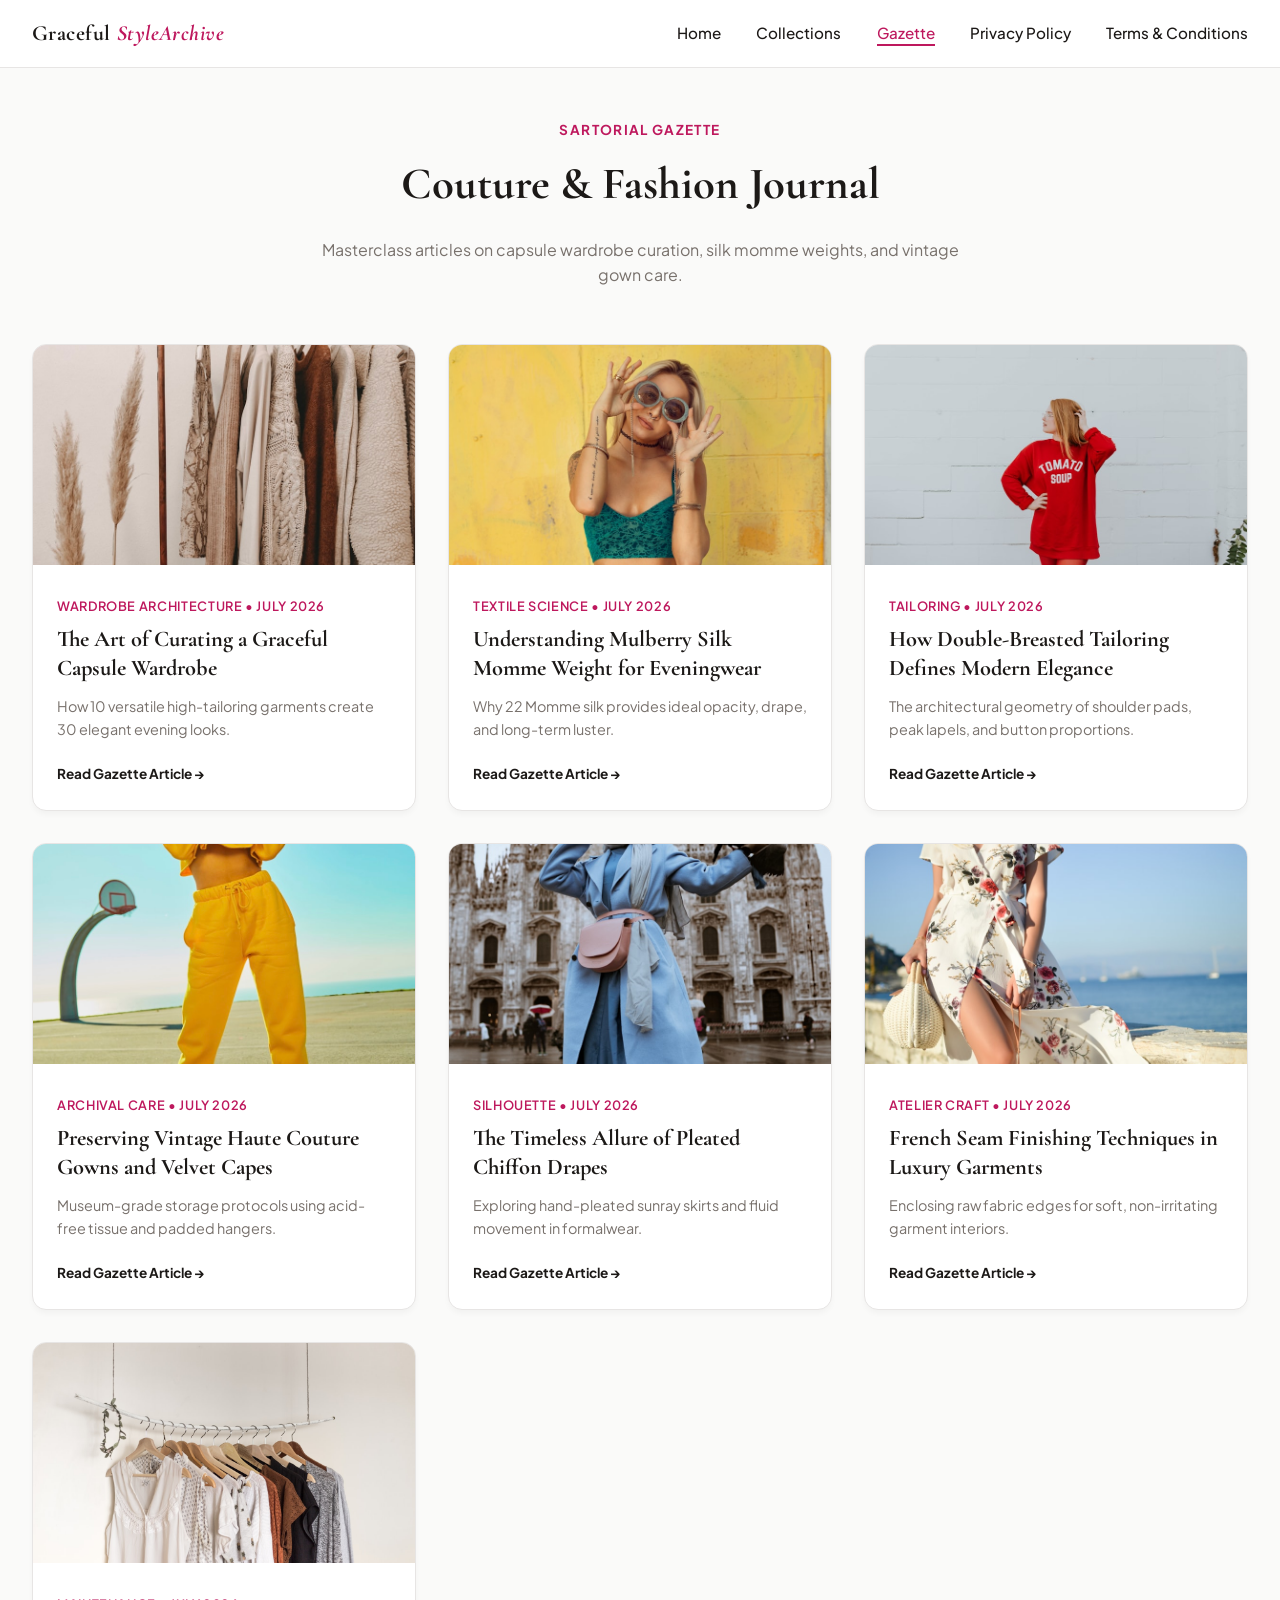
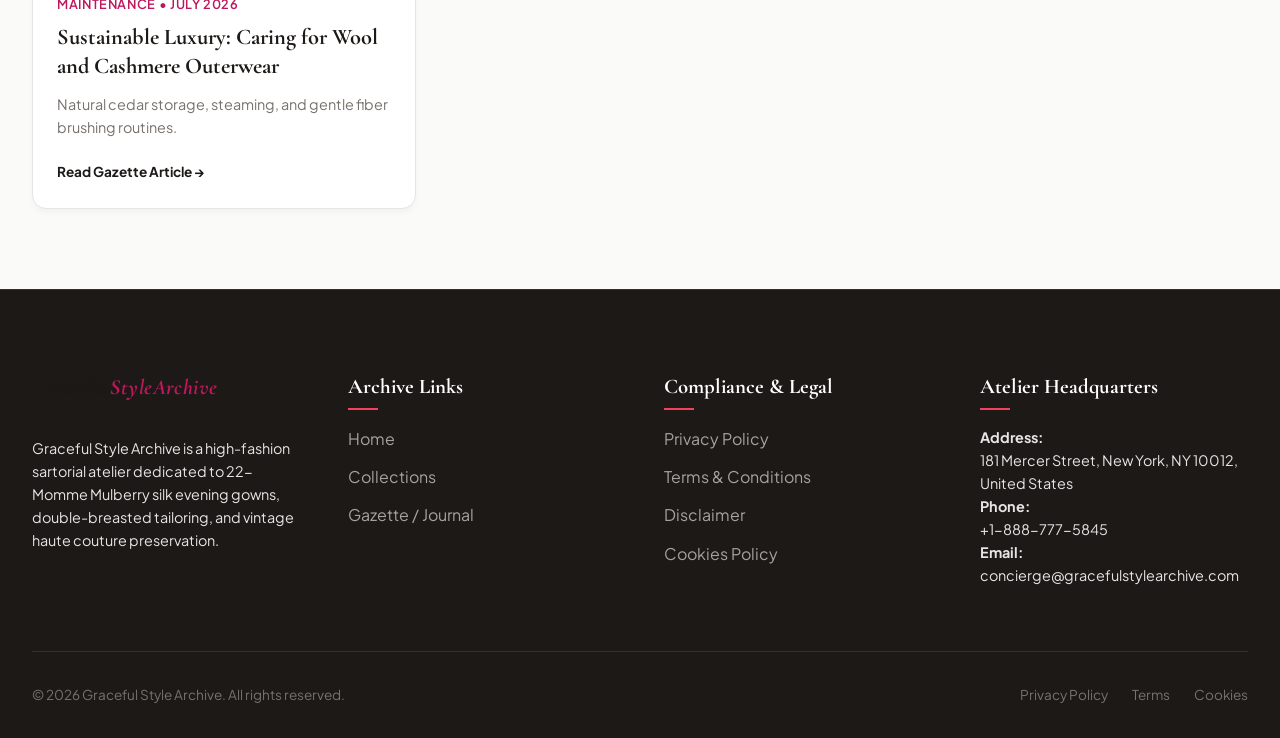
<file: blog/index.html>
<!DOCTYPE html>
<html lang="en">
<head>
    <!-- Google tag (gtag.js) -->
    <script async src="https://www.googletagmanager.com/gtag/js?id=G-0LY0HY7L01"></script>
    <script>
      window.dataLayer = window.dataLayer || [];
      function gtag(){dataLayer.push(arguments);}
      gtag('js', new Date());

      gtag('config', 'G-0LY0HY7L01');
    </script>
    <meta charset="UTF-8">
    <meta name="viewport" content="width=device-width, initial-scale=1.0">
    <meta name="description" content="Graceful Style Archive Gazette - High-fashion articles on capsule wardrobe curation, Mulberry silk momme weight, double-breasted tailoring, and French seams.">
    <title>Sartorial Gazette Journal | Graceful Style Archive</title>
    <link rel="stylesheet" href="../style.css">
</head>
<body>

    <!-- Header Navigation (Sleek Compact Logo: 1.35rem) -->
    <header>
        <nav class="navbar">
            <a href="../index.php" class="logo">Graceful<span>StyleArchive</span></a>
            <ul class="nav-links">
                <li><a href="../index.php">Home</a></li>
                <li><a href="../collections.html">Collections</a></li>
                <li><a href="index.html" class="active">Gazette</a></li>
                <li><a href="../privacy-policy.html">Privacy Policy</a></li>
                <li><a href="../terms.html">Terms & Conditions</a></li>
            </ul>
            <button class="menu-btn" aria-label="Toggle Navigation">
                <span></span>
                <span></span>
                <span></span>
            </button>
        </nav>
    </header>

    <!-- Main Content -->
    <main class="blog-section" style="margin-top: 3rem;">
        <div class="section-header">
            <span class="section-tag">Sartorial Gazette</span>
            <h2>Couture & Fashion Journal</h2>
            <p>Masterclass articles on capsule wardrobe curation, silk momme weights, and vintage gown care.</p>
        </div>

        <div class="blog-grid">
            <div class="blog-card">
                <img src="../img/craft.jpg" alt="Curating capsule wardrobe" loading="lazy">
                <div class="blog-card-content">
                    <div class="blog-meta">Wardrobe Architecture &bull; July 2026</div>
                    <h3>The Art of Curating a Graceful Capsule Wardrobe</h3>
                    <p>How 10 versatile high-tailoring garments create 30 elegant evening looks.</p>
                    <a href="the-art-of-curating-a-graceful-capsule-wardrobe.html" class="read-more">Read Gazette Article &rarr;</a>
                </div>
            </div>

            <div class="blog-card">
                <img src="../img/journal1.jpg" alt="Mulberry silk momme weight" loading="lazy">
                <div class="blog-card-content">
                    <div class="blog-meta">Textile Science &bull; July 2026</div>
                    <h3>Understanding Mulberry Silk Momme Weight for Eveningwear</h3>
                    <p>Why 22 Momme silk provides ideal opacity, drape, and long-term luster.</p>
                    <a href="understanding-mulberry-silk-momme-weight-for-eveningwear.html" class="read-more">Read Gazette Article &rarr;</a>
                </div>
            </div>

            <div class="blog-card">
                <img src="../img/journal2.jpg" alt="Double breasted tailoring" loading="lazy">
                <div class="blog-card-content">
                    <div class="blog-meta">Tailoring &bull; July 2026</div>
                    <h3>How Double-Breasted Tailoring Defines Modern Elegance</h3>
                    <p>The architectural geometry of shoulder pads, peak lapels, and button proportions.</p>
                    <a href="how-double-breasted-tailoring-defines-modern-elegance.html" class="read-more">Read Gazette Article &rarr;</a>
                </div>
            </div>

            <div class="blog-card">
                <img src="../img/fashion1.jpg" alt="Preserving haute couture gowns" loading="lazy">
                <div class="blog-card-content">
                    <div class="blog-meta">Archival Care &bull; July 2026</div>
                    <h3>Preserving Vintage Haute Couture Gowns and Velvet Capes</h3>
                    <p>Museum-grade storage protocols using acid-free tissue and padded hangers.</p>
                    <a href="preserving-vintage-haute-couture-gowns-and-velvet-capes.html" class="read-more">Read Gazette Article &rarr;</a>
                </div>
            </div>

            <div class="blog-card">
                <img src="../img/fashion2.jpg" alt="Pleated chiffon drapes" loading="lazy">
                <div class="blog-card-content">
                    <div class="blog-meta">Silhouette &bull; July 2026</div>
                    <h3>The Timeless Allure of Pleated Chiffon Drapes</h3>
                    <p>Exploring hand-pleated sunray skirts and fluid movement in formalwear.</p>
                    <a href="the-timeless-allure-of-pleated-chiffon-drapes.html" class="read-more">Read Gazette Article &rarr;</a>
                </div>
            </div>

            <div class="blog-card">
                <img src="../img/fashion3.jpg" alt="French seam finishing techniques" loading="lazy">
                <div class="blog-card-content">
                    <div class="blog-meta">Atelier Craft &bull; July 2026</div>
                    <h3>French Seam Finishing Techniques in Luxury Garments</h3>
                    <p>Enclosing raw fabric edges for soft, non-irritating garment interiors.</p>
                    <a href="french-seam-finishing-techniques-in-luxury-garments.html" class="read-more">Read Gazette Article &rarr;</a>
                </div>
            </div>

            <div class="blog-card">
                <img src="../img/hero_style.jpg" alt="Caring for wool and cashmere outerwear" loading="lazy">
                <div class="blog-card-content">
                    <div class="blog-meta">Maintenance &bull; July 2026</div>
                    <h3>Sustainable Luxury: Caring for Wool and Cashmere Outerwear</h3>
                    <p>Natural cedar storage, steaming, and gentle fiber brushing routines.</p>
                    <a href="sustainable-luxury-caring-for-wool-and-cashmere-outerwear.html" class="read-more">Read Gazette Article &rarr;</a>
                </div>
            </div>
        </div>
    </main>

    <!-- Footer (Sleek Compact Logo: 1.35rem) -->
    <footer>
        <div class="footer-container">
            <div class="footer-col" style="flex: 1.5;">
                <a href="../index.php" class="logo" style="margin-bottom: 2rem; display: inline-block;">Graceful<span>StyleArchive</span></a>
                <p>Graceful Style Archive is a high-fashion sartorial atelier dedicated to 22-Momme Mulberry silk evening gowns, double-breasted tailoring, and vintage haute couture preservation.</p>
            </div>
            <div class="footer-col">
                <h4>Archive Links</h4>
                <ul>
                    <li><a href="../index.php">Home</a></li>
                    <li><a href="../collections.html">Collections</a></li>
                    <li><a href="index.html">Gazette / Journal</a></li>
                </ul>
            </div>
            <div class="footer-col">
                <h4>Compliance & Legal</h4>
                <ul>
                    <li><a href="../privacy-policy.html">Privacy Policy</a></li>
                    <li><a href="../terms.html">Terms & Conditions</a></li>
                    <li><a href="../disclaimer.html">Disclaimer</a></li>
                    <li><a href="../cookies.html">Cookies Policy</a></li>
                </ul>
            </div>
            <div class="footer-col" style="flex: 1.2;">
                <h4>Atelier Headquarters</h4>
                <p><strong>Address:</strong><br>181 Mercer Street, New York, NY 10012, United States</p>
                <p><strong>Phone:</strong><br>+1-888-777-5845</p>
                <p><strong>Email:</strong><br>concierge@gracefulstylearchive.com</p>
            </div>
        </div>
        <div class="footer-bottom">
            <p>&copy; 2026 Graceful Style Archive. All rights reserved.</p>
            <div class="footer-bottom-links">
                <a href="../privacy-policy.html">Privacy Policy</a>
                <a href="../terms.html">Terms</a>
                <a href="../cookies.html">Cookies</a>
            </div>
        </div>
    </footer>

    <script src="../script.js"></script>
</body>
</html>
</file>
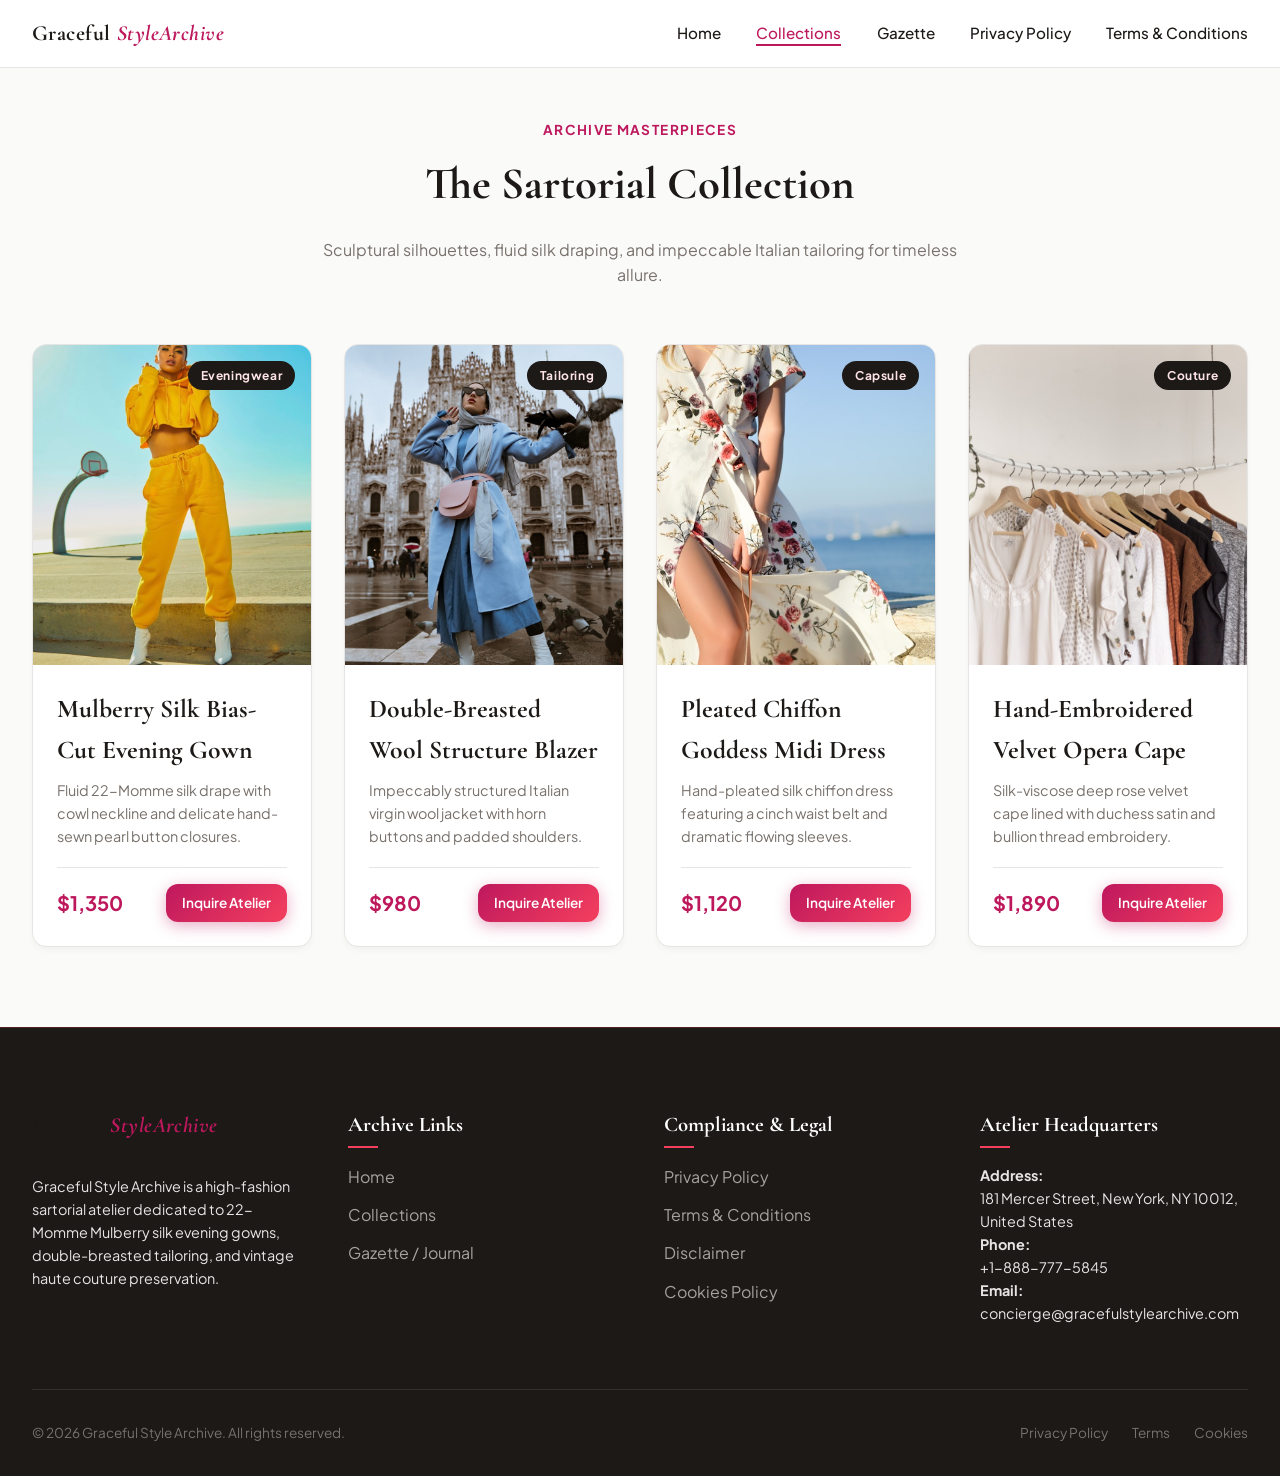
<file: collections.html>
<!DOCTYPE html>
<html lang="en">
<head>
    <!-- Google tag (gtag.js) -->
    <script async src="https://www.googletagmanager.com/gtag/js?id=G-0LY0HY7L01"></script>
    <script>
      window.dataLayer = window.dataLayer || [];
      function gtag(){dataLayer.push(arguments);}
      gtag('js', new Date());

      gtag('config', 'G-0LY0HY7L01');
    </script>
    <meta charset="UTF-8">
    <meta name="viewport" content="width=device-width, initial-scale=1.0">
    <meta name="description" content="Explore the Graceful Style Archive catalog of haute couture evening gowns, double-breasted blazers, and pleated chiffon dresses.">
    <title>Style Archive & Collections | Graceful Style Archive</title>
    <link rel="stylesheet" href="style.css">
</head>
<body>

    <!-- Header Navigation (Sleek Compact Logo: 1.35rem) -->
    <header>
        <nav class="navbar">
            <a href="index.php" class="logo">Graceful<span>StyleArchive</span></a>
            <ul class="nav-links">
                <li><a href="index.php">Home</a></li>
                <li><a href="collections.html" class="active">Collections</a></li>
                <li><a href="blog/index.html">Gazette</a></li>
                <li><a href="privacy-policy.html">Privacy Policy</a></li>
                <li><a href="terms.html">Terms & Conditions</a></li>
            </ul>
            <button class="menu-btn" aria-label="Toggle Navigation">
                <span></span>
                <span></span>
                <span></span>
            </button>
        </nav>
    </header>

    <!-- Main Content -->
    <main class="catalog" style="margin-top: 3rem;">
        <div class="section-header">
            <span class="section-tag">Archive Masterpieces</span>
            <h2>The Sartorial Collection</h2>
            <p>Sculptural silhouettes, fluid silk draping, and impeccable Italian tailoring for timeless allure.</p>
        </div>

        <div class="product-grid">
            <div class="product-card">
                <div class="product-img">
                    <img src="img/fashion1.jpg" alt="Mulberry Silk bias-cut evening gown" loading="lazy">
                    <span class="product-tag">Eveningwear</span>
                </div>
                <div class="product-info">
                    <h3>Mulberry Silk Bias-Cut Evening Gown</h3>
                    <p>Fluid 22-Momme silk drape with cowl neckline and delicate hand-sewn pearl button closures.</p>
                    <div class="product-bottom">
                        <span class="price">$1,350</span>
                        <a href="#" class="btn btn-primary" style="padding: 0.5rem 1rem; font-size: 0.85rem;">Inquire Atelier</a>
                    </div>
                </div>
            </div>

            <div class="product-card">
                <div class="product-img">
                    <img src="img/fashion2.jpg" alt="Double-Breasted Wool Structure Blazer" loading="lazy">
                    <span class="product-tag">Tailoring</span>
                </div>
                <div class="product-info">
                    <h3>Double-Breasted Wool Structure Blazer</h3>
                    <p>Impeccably structured Italian virgin wool jacket with horn buttons and padded shoulders.</p>
                    <div class="product-bottom">
                        <span class="price">$980</span>
                        <a href="#" class="btn btn-primary" style="padding: 0.5rem 1rem; font-size: 0.85rem;">Inquire Atelier</a>
                    </div>
                </div>
            </div>

            <div class="product-card">
                <div class="product-img">
                    <img src="img/fashion3.jpg" alt="Pleated Chiffon Goddess Midi Dress" loading="lazy">
                    <span class="product-tag">Capsule</span>
                </div>
                <div class="product-info">
                    <h3>Pleated Chiffon Goddess Midi Dress</h3>
                    <p>Hand-pleated silk chiffon dress featuring a cinch waist belt and dramatic flowing sleeves.</p>
                    <div class="product-bottom">
                        <span class="price">$1,120</span>
                        <a href="#" class="btn btn-primary" style="padding: 0.5rem 1rem; font-size: 0.85rem;">Inquire Atelier</a>
                    </div>
                </div>
            </div>

            <div class="product-card">
                <div class="product-img">
                    <img src="img/hero_style.jpg" alt="Hand-Embroidered Velvet Cape" loading="lazy">
                    <span class="product-tag">Couture</span>
                </div>
                <div class="product-info">
                    <h3>Hand-Embroidered Velvet Opera Cape</h3>
                    <p>Silk-viscose deep rose velvet cape lined with duchess satin and bullion thread embroidery.</p>
                    <div class="product-bottom">
                        <span class="price">$1,890</span>
                        <a href="#" class="btn btn-primary" style="padding: 0.5rem 1rem; font-size: 0.85rem;">Inquire Atelier</a>
                    </div>
                </div>
            </div>
        </div>
    </main>

    <!-- Footer (Sleek Compact Logo: 1.35rem) -->
    <footer>
        <div class="footer-container">
            <div class="footer-col" style="flex: 1.5;">
                <a href="index.php" class="logo" style="margin-bottom: 2rem; display: inline-block;">Graceful<span>StyleArchive</span></a>
                <p>Graceful Style Archive is a high-fashion sartorial atelier dedicated to 22-Momme Mulberry silk evening gowns, double-breasted tailoring, and vintage haute couture preservation.</p>
            </div>
            <div class="footer-col">
                <h4>Archive Links</h4>
                <ul>
                    <li><a href="index.php">Home</a></li>
                    <li><a href="collections.html">Collections</a></li>
                    <li><a href="blog/index.html">Gazette / Journal</a></li>
                </ul>
            </div>
            <div class="footer-col">
                <h4>Compliance & Legal</h4>
                <ul>
                    <li><a href="privacy-policy.html">Privacy Policy</a></li>
                    <li><a href="terms.html">Terms & Conditions</a></li>
                    <li><a href="disclaimer.html">Disclaimer</a></li>
                    <li><a href="cookies.html">Cookies Policy</a></li>
                </ul>
            </div>
            <div class="footer-col" style="flex: 1.2;">
                <h4>Atelier Headquarters</h4>
                <p><strong>Address:</strong><br>181 Mercer Street, New York, NY 10012, United States</p>
                <p><strong>Phone:</strong><br>+1-888-777-5845</p>
                <p><strong>Email:</strong><br>concierge@gracefulstylearchive.com</p>
            </div>
        </div>
        <div class="footer-bottom">
            <p>&copy; 2026 Graceful Style Archive. All rights reserved.</p>
            <div class="footer-bottom-links">
                <a href="privacy-policy.html">Privacy Policy</a>
                <a href="terms.html">Terms</a>
                <a href="cookies.html">Cookies</a>
            </div>
        </div>
    </footer>

    <script src="script.js"></script>
</body>
</html>
</file>
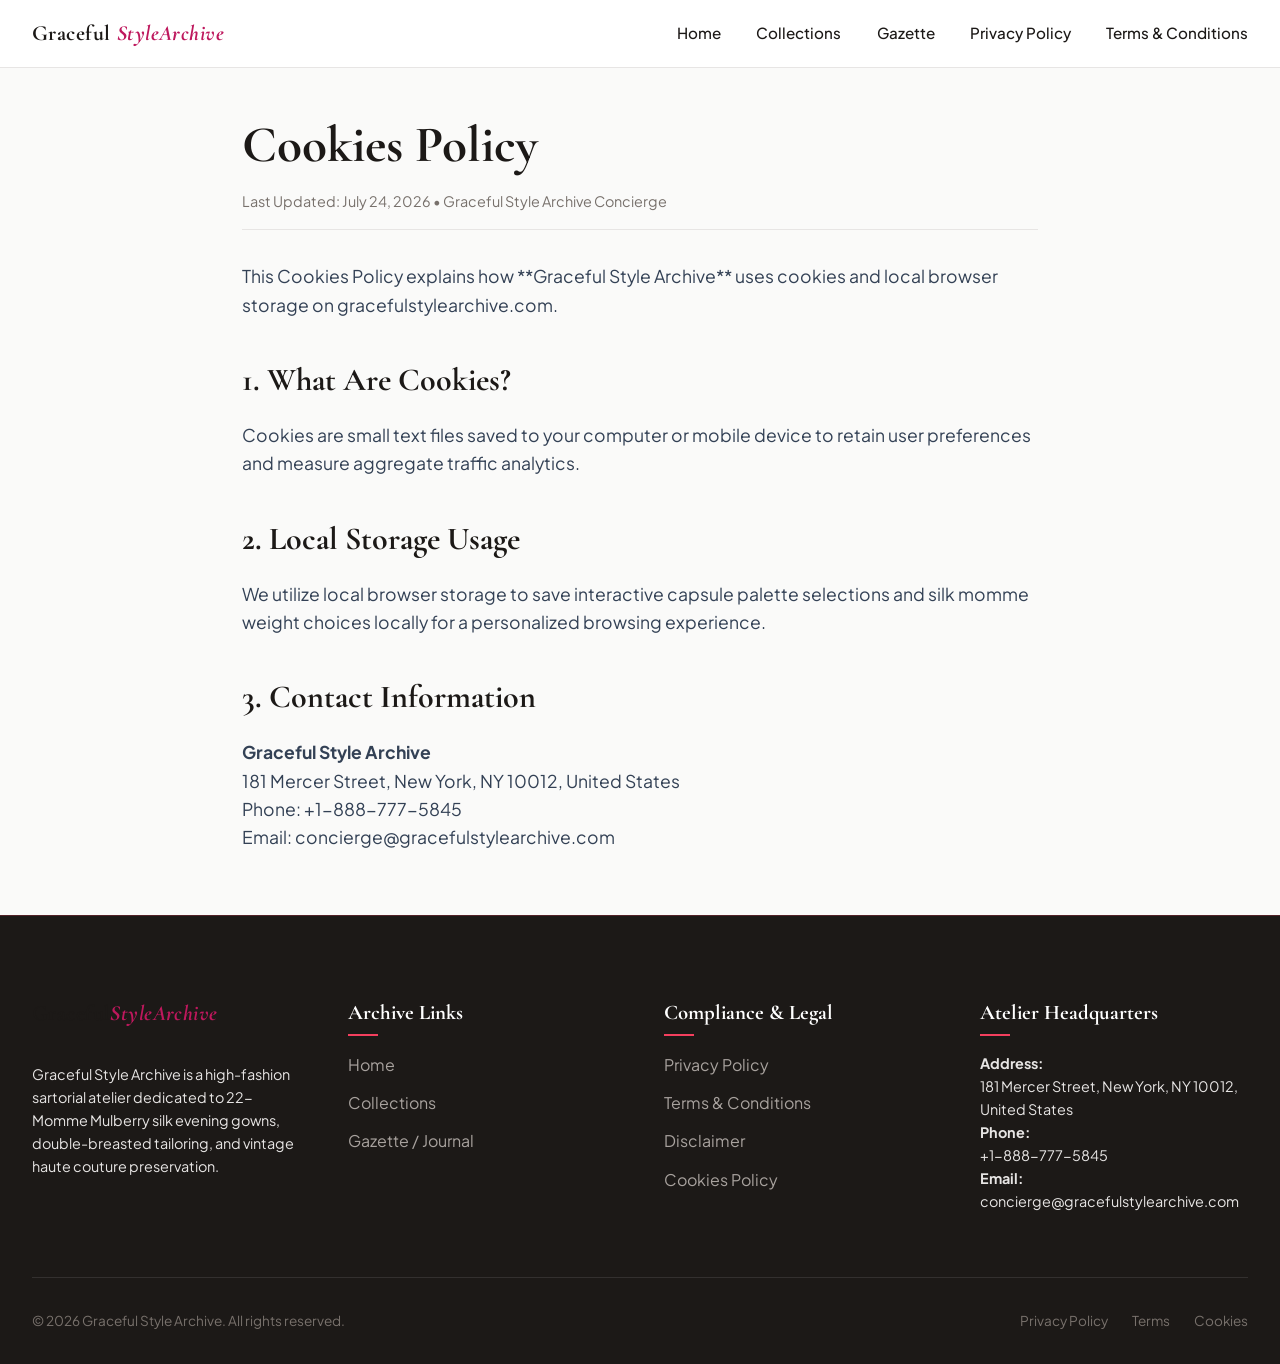
<file: cookies.html>
<!DOCTYPE html>
<html lang="en">
<head>
    <!-- Google tag (gtag.js) -->
    <script async src="https://www.googletagmanager.com/gtag/js?id=G-0LY0HY7L01"></script>
    <script>
      window.dataLayer = window.dataLayer || [];
      function gtag(){dataLayer.push(arguments);}
      gtag('js', new Date());

      gtag('config', 'G-0LY0HY7L01');
    </script>
    <meta charset="UTF-8">
    <meta name="viewport" content="width=device-width, initial-scale=1.0">
    <meta name="description" content="Cookies Policy for Graceful Style Archive. Understand how cookies and local storage enhance user interaction.">
    <title>Cookies Policy | Graceful Style Archive</title>
    <link rel="stylesheet" href="style.css">
</head>
<body>

    <!-- Header Navigation (Sleek Compact Logo: 1.35rem) -->
    <header>
        <nav class="navbar">
            <a href="index.php" class="logo">Graceful<span>StyleArchive</span></a>
            <ul class="nav-links">
                <li><a href="index.php">Home</a></li>
                <li><a href="collections.html">Collections</a></li>
                <li><a href="blog/index.html">Gazette</a></li>
                <li><a href="privacy-policy.html">Privacy Policy</a></li>
                <li><a href="terms.html">Terms & Conditions</a></li>
            </ul>
            <button class="menu-btn" aria-label="Toggle Navigation">
                <span></span>
                <span></span>
                <span></span>
            </button>
        </nav>
    </header>

    <!-- Main Content -->
    <main class="blog-page" style="margin-top: 3rem;">
        <h1>Cookies Policy</h1>
        <div class="meta-info">Last Updated: July 24, 2026 &bull; Graceful Style Archive Concierge</div>

        <div class="blog-content">
            <p>This Cookies Policy explains how **Graceful Style Archive** uses cookies and local browser storage on gracefulstylearchive.com.</p>

            <h2>1. What Are Cookies?</h2>
            <p>Cookies are small text files saved to your computer or mobile device to retain user preferences and measure aggregate traffic analytics.</p>

            <h2>2. Local Storage Usage</h2>
            <p>We utilize local browser storage to save interactive capsule palette selections and silk momme weight choices locally for a personalized browsing experience.</p>

            <h2>3. Contact Information</h2>
            <p>
                <strong>Graceful Style Archive</strong><br>
                181 Mercer Street, New York, NY 10012, United States<br>
                Phone: +1-888-777-5845<br>
                Email: concierge@gracefulstylearchive.com
            </p>
        </div>
    </main>

    <!-- Footer (Sleek Compact Logo: 1.35rem) -->
    <footer>
        <div class="footer-container">
            <div class="footer-col" style="flex: 1.5;">
                <a href="index.php" class="logo" style="margin-bottom: 2rem; display: inline-block;">Graceful<span>StyleArchive</span></a>
                <p>Graceful Style Archive is a high-fashion sartorial atelier dedicated to 22-Momme Mulberry silk evening gowns, double-breasted tailoring, and vintage haute couture preservation.</p>
            </div>
            <div class="footer-col">
                <h4>Archive Links</h4>
                <ul>
                    <li><a href="index.php">Home</a></li>
                    <li><a href="collections.html">Collections</a></li>
                    <li><a href="blog/index.html">Gazette / Journal</a></li>
                </ul>
            </div>
            <div class="footer-col">
                <h4>Compliance & Legal</h4>
                <ul>
                    <li><a href="privacy-policy.html">Privacy Policy</a></li>
                    <li><a href="terms.html">Terms & Conditions</a></li>
                    <li><a href="disclaimer.html">Disclaimer</a></li>
                    <li><a href="cookies.html">Cookies Policy</a></li>
                </ul>
            </div>
            <div class="footer-col" style="flex: 1.2;">
                <h4>Atelier Headquarters</h4>
                <p><strong>Address:</strong><br>181 Mercer Street, New York, NY 10012, United States</p>
                <p><strong>Phone:</strong><br>+1-888-777-5845</p>
                <p><strong>Email:</strong><br>concierge@gracefulstylearchive.com</p>
            </div>
        </div>
        <div class="footer-bottom">
            <p>&copy; 2026 Graceful Style Archive. All rights reserved.</p>
            <div class="footer-bottom-links">
                <a href="privacy-policy.html">Privacy Policy</a>
                <a href="terms.html">Terms</a>
                <a href="cookies.html">Cookies</a>
            </div>
        </div>
    </footer>

    <script src="script.js"></script>
</body>
</html>
</file>
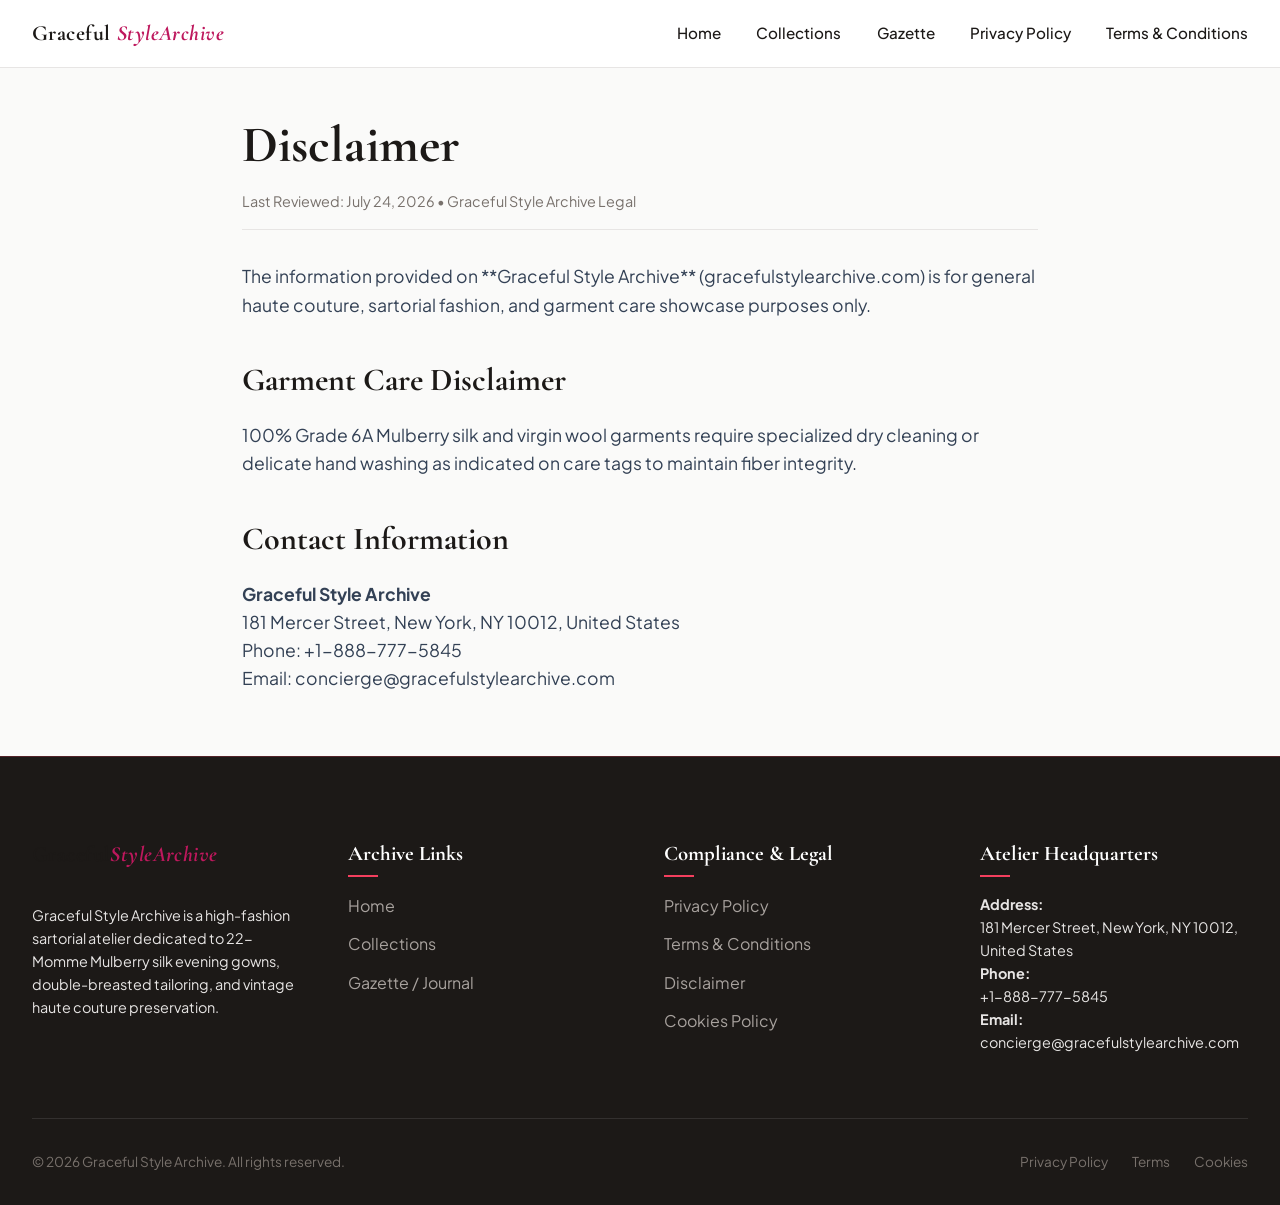
<file: disclaimer.html>
<!DOCTYPE html>
<html lang="en">
<head>
    <!-- Google tag (gtag.js) -->
    <script async src="https://www.googletagmanager.com/gtag/js?id=G-0LY0HY7L01"></script>
    <script>
      window.dataLayer = window.dataLayer || [];
      function gtag(){dataLayer.push(arguments);}
      gtag('js', new Date());

      gtag('config', 'G-0LY0HY7L01');
    </script>
    <meta charset="UTF-8">
    <meta name="viewport" content="width=device-width, initial-scale=1.0">
    <meta name="description" content="Disclaimer for Graceful Style Archive. Read our product presentation and care disclaimers.">
    <title>Disclaimer | Graceful Style Archive</title>
    <link rel="stylesheet" href="style.css">
</head>
<body>

    <!-- Header Navigation (Sleek Compact Logo: 1.35rem) -->
    <header>
        <nav class="navbar">
            <a href="index.php" class="logo">Graceful<span>StyleArchive</span></a>
            <ul class="nav-links">
                <li><a href="index.php">Home</a></li>
                <li><a href="collections.html">Collections</a></li>
                <li><a href="blog/index.html">Gazette</a></li>
                <li><a href="privacy-policy.html">Privacy Policy</a></li>
                <li><a href="terms.html">Terms & Conditions</a></li>
            </ul>
            <button class="menu-btn" aria-label="Toggle Navigation">
                <span></span>
                <span></span>
                <span></span>
            </button>
        </nav>
    </header>

    <!-- Main Content -->
    <main class="blog-page" style="margin-top: 3rem;">
        <h1>Disclaimer</h1>
        <div class="meta-info">Last Reviewed: July 24, 2026 &bull; Graceful Style Archive Legal</div>

        <div class="blog-content">
            <p>The information provided on **Graceful Style Archive** (gracefulstylearchive.com) is for general haute couture, sartorial fashion, and garment care showcase purposes only.</p>

            <h2>Garment Care Disclaimer</h2>
            <p>100% Grade 6A Mulberry silk and virgin wool garments require specialized dry cleaning or delicate hand washing as indicated on care tags to maintain fiber integrity.</p>

            <h2>Contact Information</h2>
            <p>
                <strong>Graceful Style Archive</strong><br>
                181 Mercer Street, New York, NY 10012, United States<br>
                Phone: +1-888-777-5845<br>
                Email: concierge@gracefulstylearchive.com
            </p>
        </div>
    </main>

    <!-- Footer (Sleek Compact Logo: 1.35rem) -->
    <footer>
        <div class="footer-container">
            <div class="footer-col" style="flex: 1.5;">
                <a href="index.php" class="logo" style="margin-bottom: 2rem; display: inline-block;">Graceful<span>StyleArchive</span></a>
                <p>Graceful Style Archive is a high-fashion sartorial atelier dedicated to 22-Momme Mulberry silk evening gowns, double-breasted tailoring, and vintage haute couture preservation.</p>
            </div>
            <div class="footer-col">
                <h4>Archive Links</h4>
                <ul>
                    <li><a href="index.php">Home</a></li>
                    <li><a href="collections.html">Collections</a></li>
                    <li><a href="blog/index.html">Gazette / Journal</a></li>
                </ul>
            </div>
            <div class="footer-col">
                <h4>Compliance & Legal</h4>
                <ul>
                    <li><a href="privacy-policy.html">Privacy Policy</a></li>
                    <li><a href="terms.html">Terms & Conditions</a></li>
                    <li><a href="disclaimer.html">Disclaimer</a></li>
                    <li><a href="cookies.html">Cookies Policy</a></li>
                </ul>
            </div>
            <div class="footer-col" style="flex: 1.2;">
                <h4>Atelier Headquarters</h4>
                <p><strong>Address:</strong><br>181 Mercer Street, New York, NY 10012, United States</p>
                <p><strong>Phone:</strong><br>+1-888-777-5845</p>
                <p><strong>Email:</strong><br>concierge@gracefulstylearchive.com</p>
            </div>
        </div>
        <div class="footer-bottom">
            <p>&copy; 2026 Graceful Style Archive. All rights reserved.</p>
            <div class="footer-bottom-links">
                <a href="privacy-policy.html">Privacy Policy</a>
                <a href="terms.html">Terms</a>
                <a href="cookies.html">Cookies</a>
            </div>
        </div>
    </footer>

    <script src="script.js"></script>
</body>
</html>
</file>
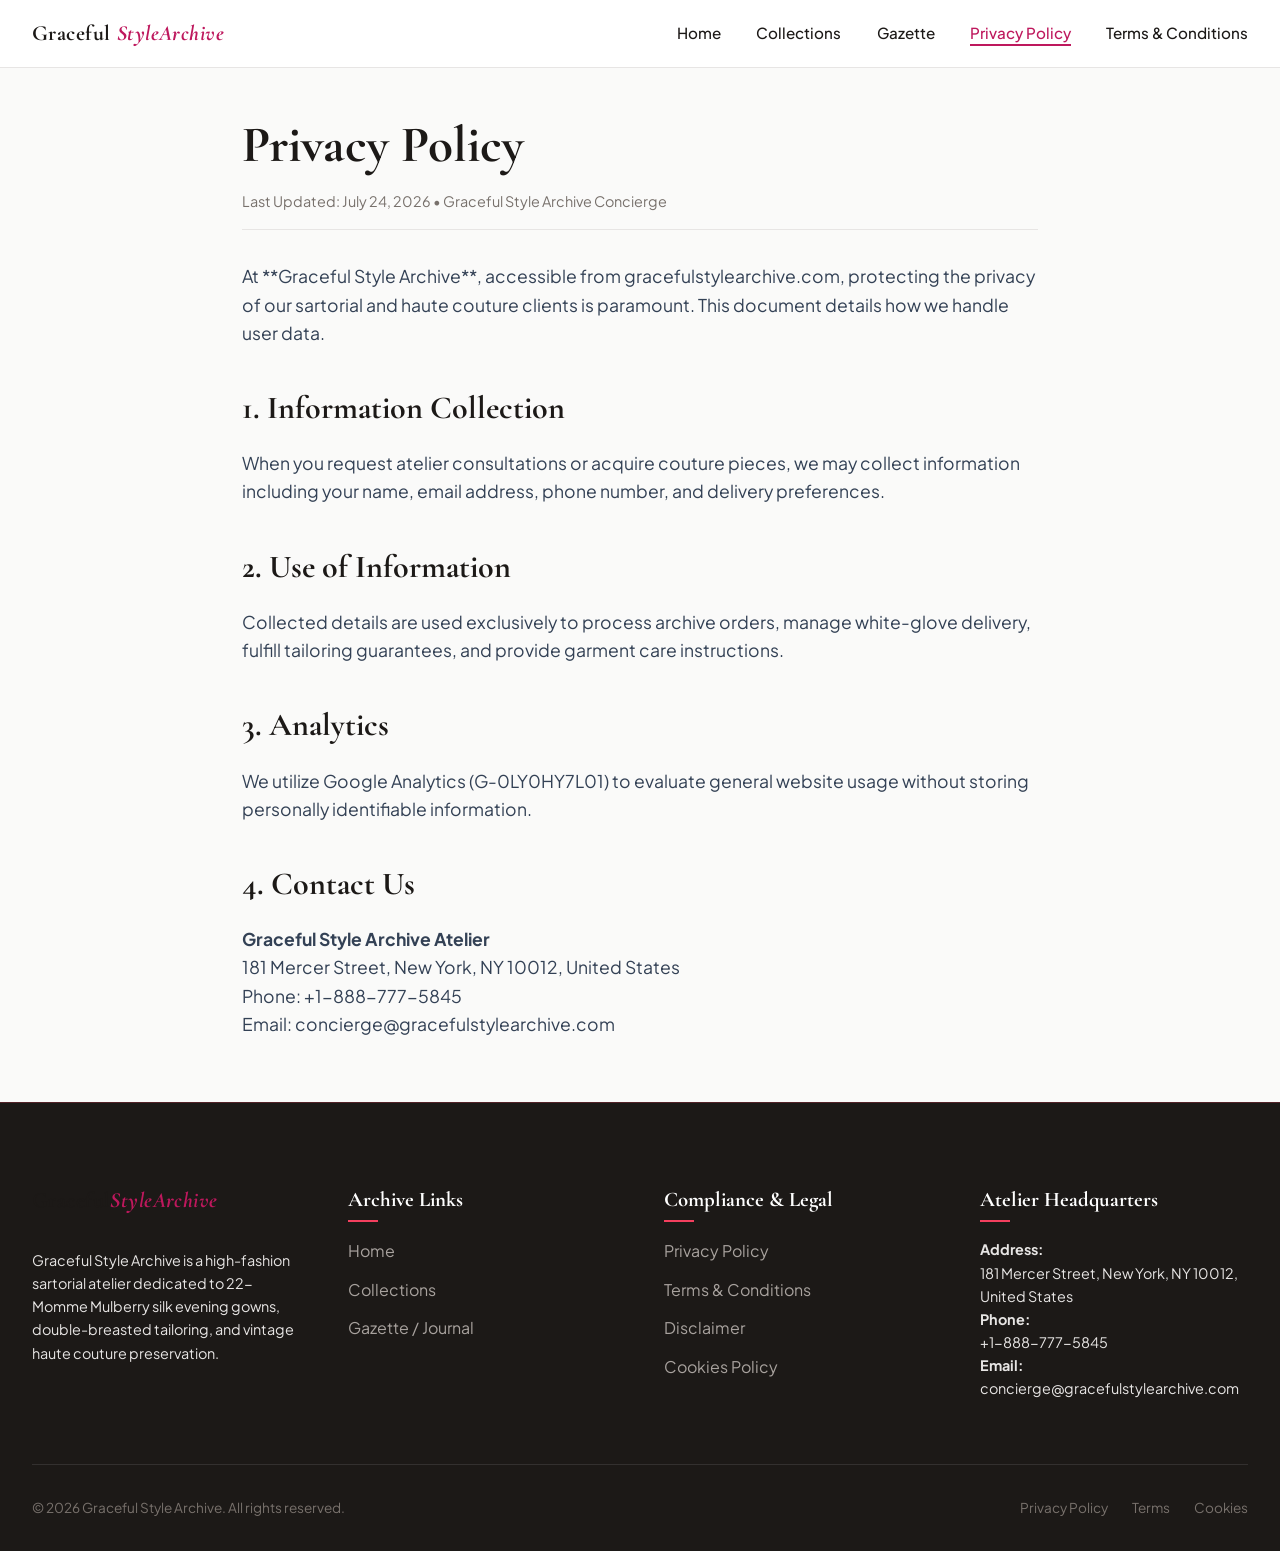
<file: privacy-policy.html>
<!DOCTYPE html>
<html lang="en">
<head>
    <!-- Google tag (gtag.js) -->
    <script async src="https://www.googletagmanager.com/gtag/js?id=G-0LY0HY7L01"></script>
    <script>
      window.dataLayer = window.dataLayer || [];
      function gtag(){dataLayer.push(arguments);}
      gtag('js', new Date());

      gtag('config', 'G-0LY0HY7L01');
    </script>
    <meta charset="UTF-8">
    <meta name="viewport" content="width=device-width, initial-scale=1.0">
    <meta name="description" content="Privacy Policy for Graceful Style Archive. Learn about our commitment to user privacy and data security.">
    <title>Privacy Policy | Graceful Style Archive</title>
    <link rel="stylesheet" href="style.css">
</head>
<body>

    <!-- Header Navigation (Sleek Compact Logo: 1.35rem) -->
    <header>
        <nav class="navbar">
            <a href="index.php" class="logo">Graceful<span>StyleArchive</span></a>
            <ul class="nav-links">
                <li><a href="index.php">Home</a></li>
                <li><a href="collections.html">Collections</a></li>
                <li><a href="blog/index.html">Gazette</a></li>
                <li><a href="privacy-policy.html" class="active">Privacy Policy</a></li>
                <li><a href="terms.html">Terms & Conditions</a></li>
            </ul>
            <button class="menu-btn" aria-label="Toggle Navigation">
                <span></span>
                <span></span>
                <span></span>
            </button>
        </nav>
    </header>

    <!-- Main Content -->
    <main class="blog-page" style="margin-top: 3rem;">
        <h1>Privacy Policy</h1>
        <div class="meta-info">Last Updated: July 24, 2026 &bull; Graceful Style Archive Concierge</div>

        <div class="blog-content">
            <p>At **Graceful Style Archive**, accessible from gracefulstylearchive.com, protecting the privacy of our sartorial and haute couture clients is paramount. This document details how we handle user data.</p>

            <h2>1. Information Collection</h2>
            <p>When you request atelier consultations or acquire couture pieces, we may collect information including your name, email address, phone number, and delivery preferences.</p>

            <h2>2. Use of Information</h2>
            <p>Collected details are used exclusively to process archive orders, manage white-glove delivery, fulfill tailoring guarantees, and provide garment care instructions.</p>

            <h2>3. Analytics</h2>
            <p>We utilize Google Analytics (G-0LY0HY7L01) to evaluate general website usage without storing personally identifiable information.</p>

            <h2>4. Contact Us</h2>
            <p>
                <strong>Graceful Style Archive Atelier</strong><br>
                181 Mercer Street, New York, NY 10012, United States<br>
                Phone: +1-888-777-5845<br>
                Email: concierge@gracefulstylearchive.com
            </p>
        </div>
    </main>

    <!-- Footer (Sleek Compact Logo: 1.35rem) -->
    <footer>
        <div class="footer-container">
            <div class="footer-col" style="flex: 1.5;">
                <a href="index.php" class="logo" style="margin-bottom: 2rem; display: inline-block;">Graceful<span>StyleArchive</span></a>
                <p>Graceful Style Archive is a high-fashion sartorial atelier dedicated to 22-Momme Mulberry silk evening gowns, double-breasted tailoring, and vintage haute couture preservation.</p>
            </div>
            <div class="footer-col">
                <h4>Archive Links</h4>
                <ul>
                    <li><a href="index.php">Home</a></li>
                    <li><a href="collections.html">Collections</a></li>
                    <li><a href="blog/index.html">Gazette / Journal</a></li>
                </ul>
            </div>
            <div class="footer-col">
                <h4>Compliance & Legal</h4>
                <ul>
                    <li><a href="privacy-policy.html">Privacy Policy</a></li>
                    <li><a href="terms.html">Terms & Conditions</a></li>
                    <li><a href="disclaimer.html">Disclaimer</a></li>
                    <li><a href="cookies.html">Cookies Policy</a></li>
                </ul>
            </div>
            <div class="footer-col" style="flex: 1.2;">
                <h4>Atelier Headquarters</h4>
                <p><strong>Address:</strong><br>181 Mercer Street, New York, NY 10012, United States</p>
                <p><strong>Phone:</strong><br>+1-888-777-5845</p>
                <p><strong>Email:</strong><br>concierge@gracefulstylearchive.com</p>
            </div>
        </div>
        <div class="footer-bottom">
            <p>&copy; 2026 Graceful Style Archive. All rights reserved.</p>
            <div class="footer-bottom-links">
                <a href="privacy-policy.html">Privacy Policy</a>
                <a href="terms.html">Terms</a>
                <a href="cookies.html">Cookies</a>
            </div>
        </div>
    </footer>

    <script src="script.js"></script>
</body>
</html>
</file>
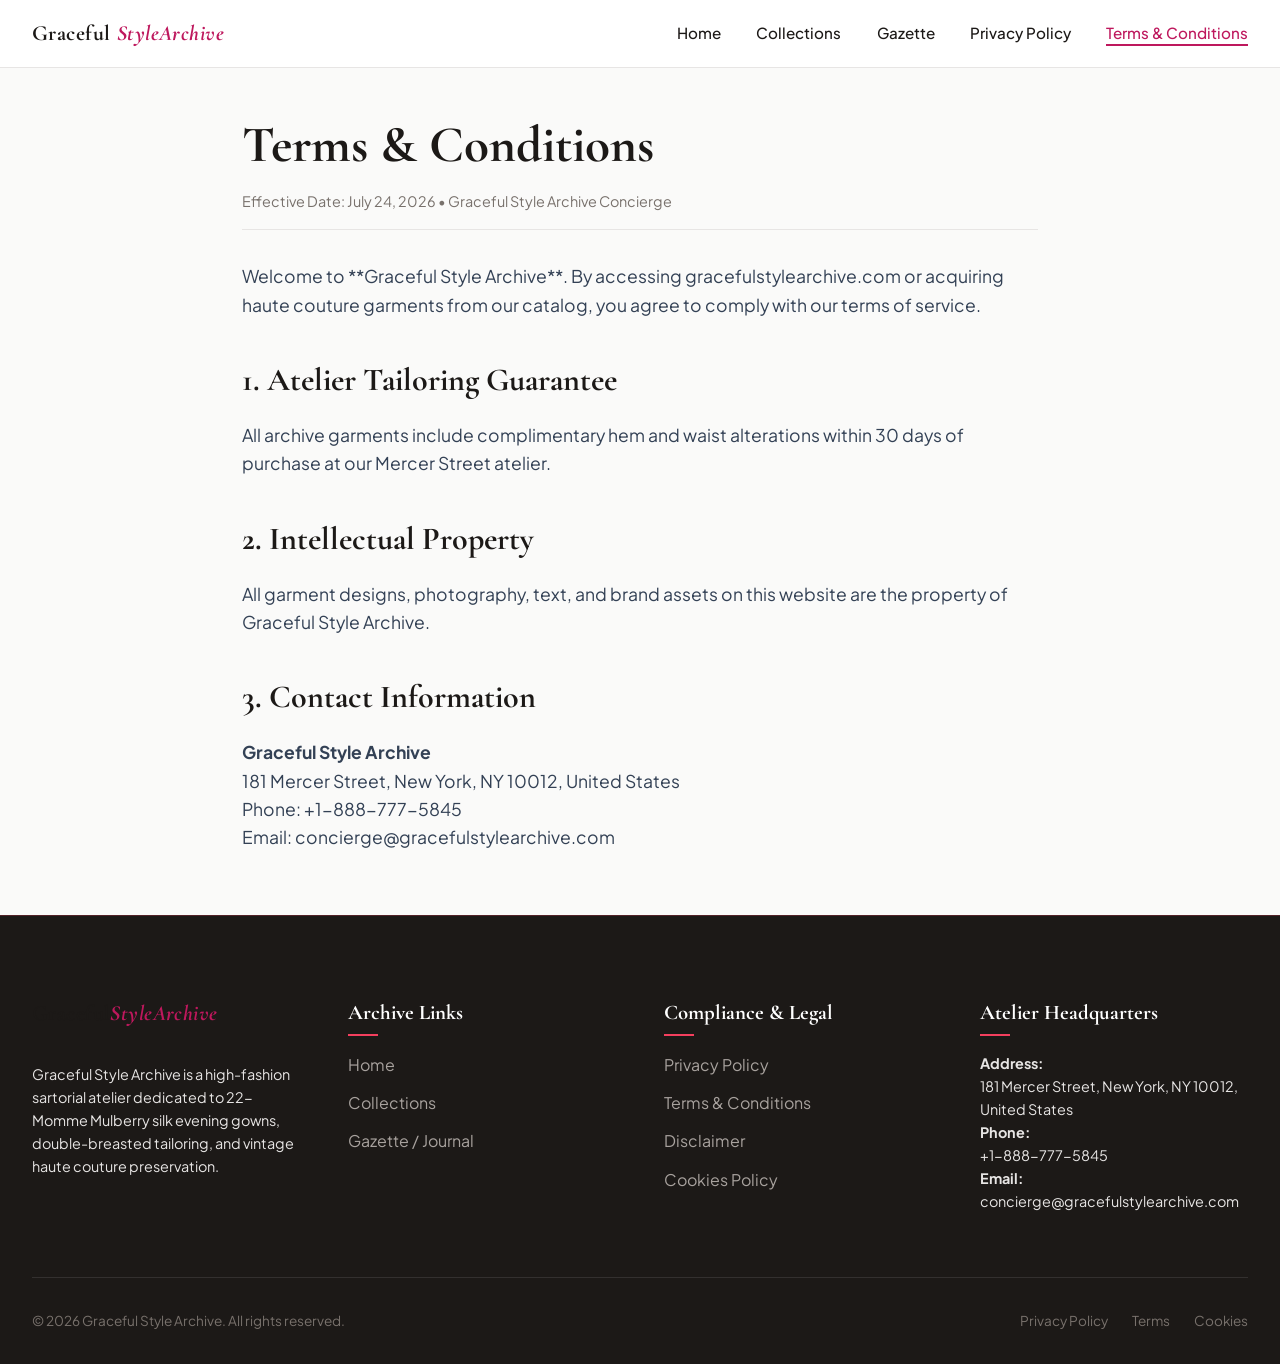
<file: terms.html>
<!DOCTYPE html>
<html lang="en">
<head>
    <!-- Google tag (gtag.js) -->
    <script async src="https://www.googletagmanager.com/gtag/js?id=G-0LY0HY7L01"></script>
    <script>
      window.dataLayer = window.dataLayer || [];
      function gtag(){dataLayer.push(arguments);}
      gtag('js', new Date());

      gtag('config', 'G-0LY0HY7L01');
    </script>
    <meta charset="UTF-8">
    <meta name="viewport" content="width=device-width, initial-scale=1.0">
    <meta name="description" content="Terms & Conditions for Graceful Style Archive. Review our service terms, tailoring guarantees, and atelier policies.">
    <title>Terms & Conditions | Graceful Style Archive</title>
    <link rel="stylesheet" href="style.css">
</head>
<body>

    <!-- Header Navigation (Sleek Compact Logo: 1.35rem) -->
    <header>
        <nav class="navbar">
            <a href="index.php" class="logo">Graceful<span>StyleArchive</span></a>
            <ul class="nav-links">
                <li><a href="index.php">Home</a></li>
                <li><a href="collections.html">Collections</a></li>
                <li><a href="blog/index.html">Gazette</a></li>
                <li><a href="privacy-policy.html">Privacy Policy</a></li>
                <li><a href="terms.html" class="active">Terms & Conditions</a></li>
            </ul>
            <button class="menu-btn" aria-label="Toggle Navigation">
                <span></span>
                <span></span>
                <span></span>
            </button>
        </nav>
    </header>

    <!-- Main Content -->
    <main class="blog-page" style="margin-top: 3rem;">
        <h1>Terms & Conditions</h1>
        <div class="meta-info">Effective Date: July 24, 2026 &bull; Graceful Style Archive Concierge</div>

        <div class="blog-content">
            <p>Welcome to **Graceful Style Archive**. By accessing gracefulstylearchive.com or acquiring haute couture garments from our catalog, you agree to comply with our terms of service.</p>

            <h2>1. Atelier Tailoring Guarantee</h2>
            <p>All archive garments include complimentary hem and waist alterations within 30 days of purchase at our Mercer Street atelier.</p>

            <h2>2. Intellectual Property</h2>
            <p>All garment designs, photography, text, and brand assets on this website are the property of Graceful Style Archive.</p>

            <h2>3. Contact Information</h2>
            <p>
                <strong>Graceful Style Archive</strong><br>
                181 Mercer Street, New York, NY 10012, United States<br>
                Phone: +1-888-777-5845<br>
                Email: concierge@gracefulstylearchive.com
            </p>
        </div>
    </main>

    <!-- Footer (Sleek Compact Logo: 1.35rem) -->
    <footer>
        <div class="footer-container">
            <div class="footer-col" style="flex: 1.5;">
                <a href="index.php" class="logo" style="margin-bottom: 2rem; display: inline-block;">Graceful<span>StyleArchive</span></a>
                <p>Graceful Style Archive is a high-fashion sartorial atelier dedicated to 22-Momme Mulberry silk evening gowns, double-breasted tailoring, and vintage haute couture preservation.</p>
            </div>
            <div class="footer-col">
                <h4>Archive Links</h4>
                <ul>
                    <li><a href="index.php">Home</a></li>
                    <li><a href="collections.html">Collections</a></li>
                    <li><a href="blog/index.html">Gazette / Journal</a></li>
                </ul>
            </div>
            <div class="footer-col">
                <h4>Compliance & Legal</h4>
                <ul>
                    <li><a href="privacy-policy.html">Privacy Policy</a></li>
                    <li><a href="terms.html">Terms & Conditions</a></li>
                    <li><a href="disclaimer.html">Disclaimer</a></li>
                    <li><a href="cookies.html">Cookies Policy</a></li>
                </ul>
            </div>
            <div class="footer-col" style="flex: 1.2;">
                <h4>Atelier Headquarters</h4>
                <p><strong>Address:</strong><br>181 Mercer Street, New York, NY 10012, United States</p>
                <p><strong>Phone:</strong><br>+1-888-777-5845</p>
                <p><strong>Email:</strong><br>concierge@gracefulstylearchive.com</p>
            </div>
        </div>
        <div class="footer-bottom">
            <p>&copy; 2026 Graceful Style Archive. All rights reserved.</p>
            <div class="footer-bottom-links">
                <a href="privacy-policy.html">Privacy Policy</a>
                <a href="terms.html">Terms</a>
                <a href="cookies.html">Cookies</a>
            </div>
        </div>
    </footer>

    <script src="script.js"></script>
</body>
</html>
</file>
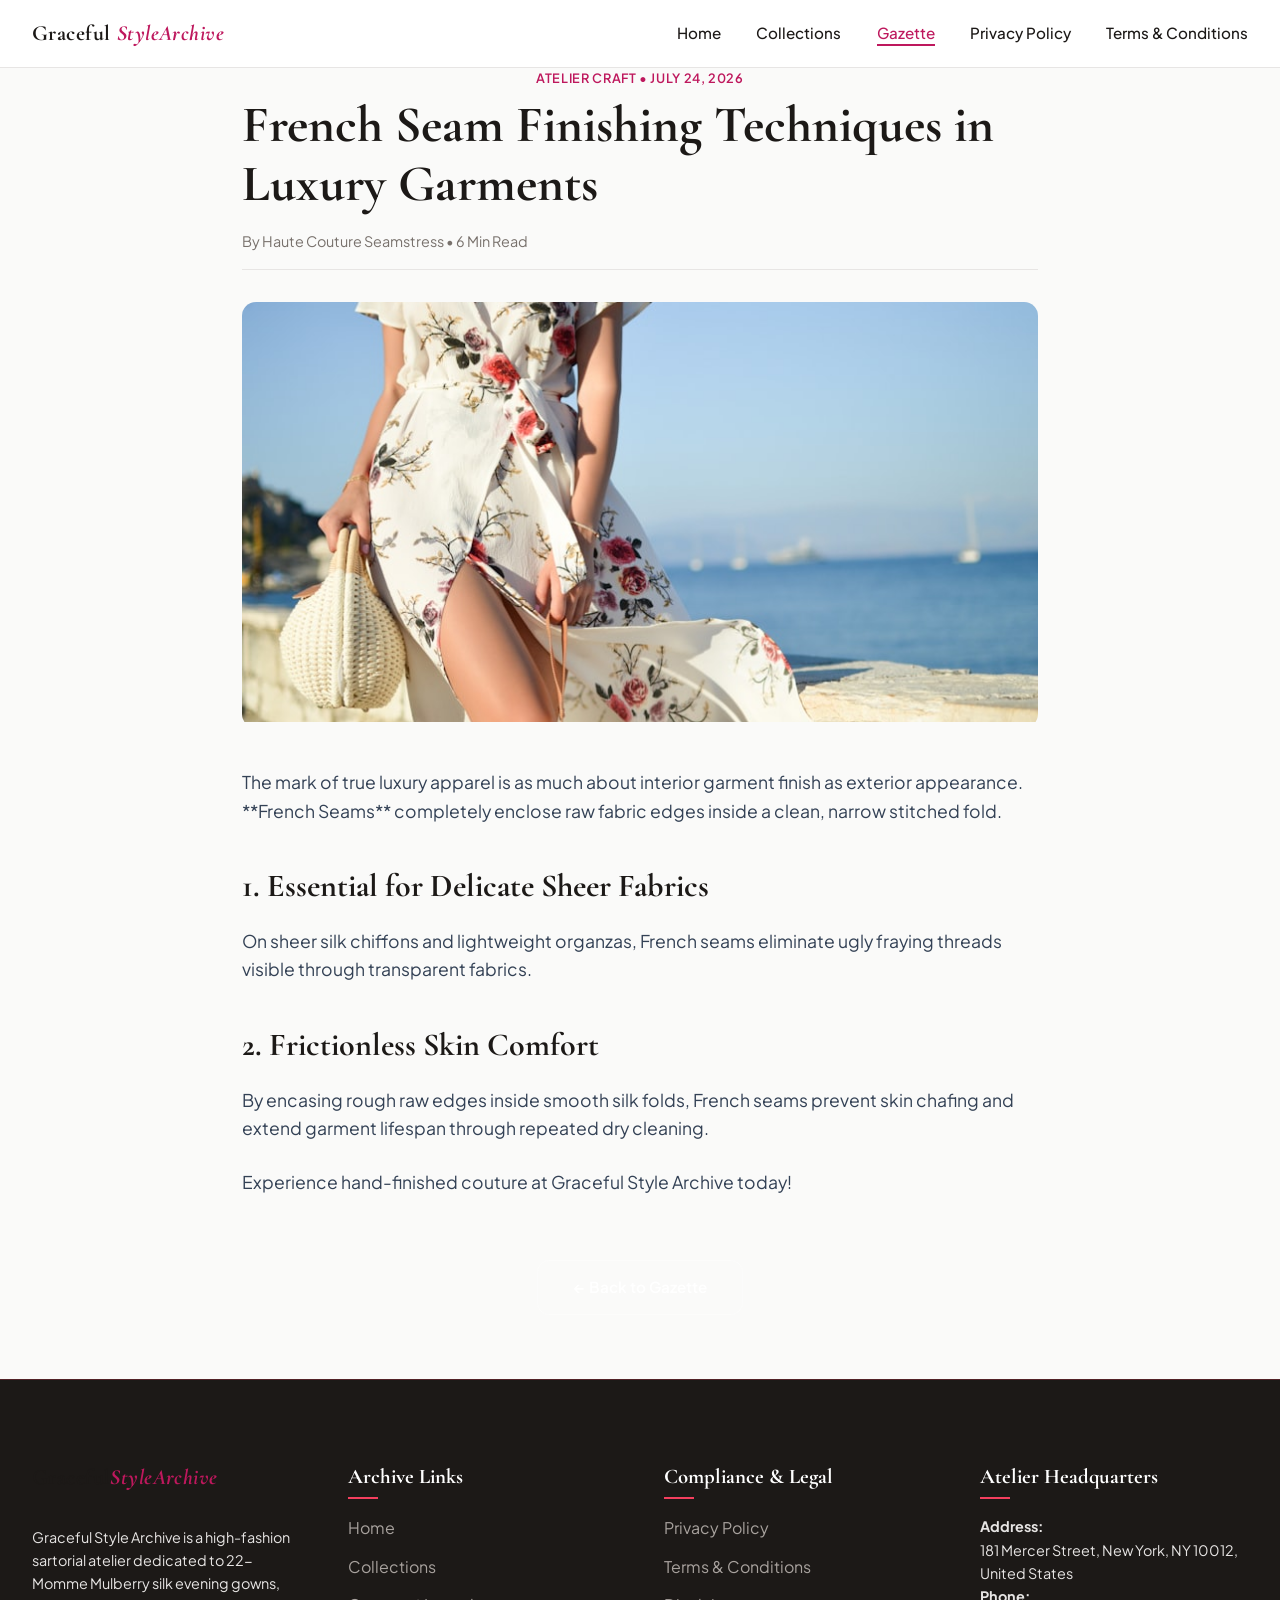
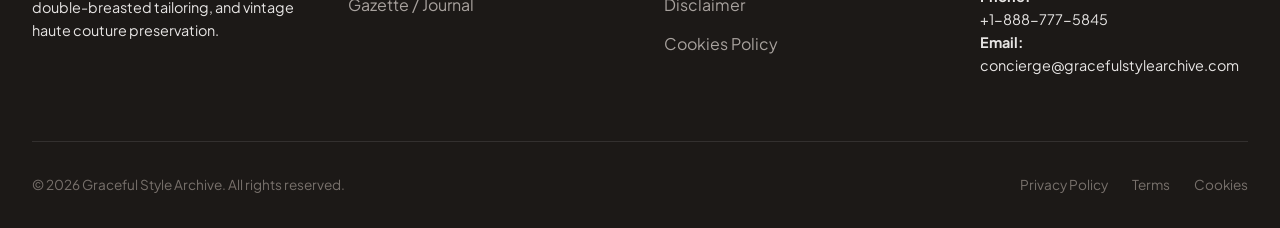
<file: blog/french-seam-finishing-techniques-in-luxury-garments.html>
<!DOCTYPE html>
<html lang="en">
<head>
    <!-- Google tag (gtag.js) -->
    <script async src="https://www.googletagmanager.com/gtag/js?id=G-0LY0HY7L01"></script>
    <script>
      window.dataLayer = window.dataLayer || [];
      function gtag(){dataLayer.push(arguments);}
      gtag('js', new Date());

      gtag('config', 'G-0LY0HY7L01');
    </script>
    <meta charset="UTF-8">
    <meta name="viewport" content="width=device-width, initial-scale=1.0">
    <meta name="description" content="French seam finishing techniques in luxury garments. Enclosing raw fabric edges for soft, non-irritating interiors.">
    <title>French Seam Finishing Techniques | Graceful Style Archive</title>
    <link rel="stylesheet" href="../style.css">
</head>
<body>

    <!-- Header Navigation (Sleek Compact Logo: 1.35rem) -->
    <header>
        <nav class="navbar">
            <a href="../index.php" class="logo">Graceful<span>StyleArchive</span></a>
            <ul class="nav-links">
                <li><a href="../index.php">Home</a></li>
                <li><a href="../collections.html">Collections</a></li>
                <li><a href="index.html" class="active">Gazette</a></li>
                <li><a href="../privacy-policy.html">Privacy Policy</a></li>
                <li><a href="../terms.html">Terms & Conditions</a></li>
            </ul>
            <button class="menu-btn" aria-label="Toggle Navigation">
                <span></span>
                <span></span>
                <span></span>
            </button>
        </nav>
    </header>

    <!-- Main Content -->
    <main class="blog-page" style="margin: 0 auto;">
        <div class="blog-meta" style="text-align: center;">Atelier Craft &bull; July 24, 2026</div>
        <h1>French Seam Finishing Techniques in Luxury Garments</h1>
        <div class="meta-info">By Haute Couture Seamstress &bull; 6 Min Read</div>

        <div class="blog-featured-img">
            <img src="../img/fashion3.jpg" alt="French seam finishing in luxury garments" loading="lazy">
        </div>

        <div class="blog-content">
            <p>The mark of true luxury apparel is as much about interior garment finish as exterior appearance. **French Seams** completely enclose raw fabric edges inside a clean, narrow stitched fold.</p>

            <h2>1. Essential for Delicate Sheer Fabrics</h2>
            <p>On sheer silk chiffons and lightweight organzas, French seams eliminate ugly fraying threads visible through transparent fabrics.</p>

            <h2>2. Frictionless Skin Comfort</h2>
            <p>By encasing rough raw edges inside smooth silk folds, French seams prevent skin chafing and extend garment lifespan through repeated dry cleaning.</p>

            <p>Experience hand-finished couture at Graceful Style Archive today!</p>
        </div>
        
        <div style="text-align: center; margin: 4rem 0;">
            <a href="index.html" class="btn btn-secondary">&larr; Back to Gazette</a>
        </div>
    </main>

    <!-- Footer (Sleek Compact Logo: 1.35rem) -->
    <footer>
        <div class="footer-container">
            <div class="footer-col" style="flex: 1.5;">
                <a href="../index.php" class="logo" style="margin-bottom: 2rem; display: inline-block;">Graceful<span>StyleArchive</span></a>
                <p>Graceful Style Archive is a high-fashion sartorial atelier dedicated to 22-Momme Mulberry silk evening gowns, double-breasted tailoring, and vintage haute couture preservation.</p>
            </div>
            <div class="footer-col">
                <h4>Archive Links</h4>
                <ul>
                    <li><a href="../index.php">Home</a></li>
                    <li><a href="../collections.html">Collections</a></li>
                    <li><a href="index.html">Gazette / Journal</a></li>
                </ul>
            </div>
            <div class="footer-col">
                <h4>Compliance & Legal</h4>
                <ul>
                    <li><a href="../privacy-policy.html">Privacy Policy</a></li>
                    <li><a href="../terms.html">Terms & Conditions</a></li>
                    <li><a href="../disclaimer.html">Disclaimer</a></li>
                    <li><a href="../cookies.html">Cookies Policy</a></li>
                </ul>
            </div>
            <div class="footer-col" style="flex: 1.2;">
                <h4>Atelier Headquarters</h4>
                <p><strong>Address:</strong><br>181 Mercer Street, New York, NY 10012, United States</p>
                <p><strong>Phone:</strong><br>+1-888-777-5845</p>
                <p><strong>Email:</strong><br>concierge@gracefulstylearchive.com</p>
            </div>
        </div>
        <div class="footer-bottom">
            <p>&copy; 2026 Graceful Style Archive. All rights reserved.</p>
            <div class="footer-bottom-links">
                <a href="../privacy-policy.html">Privacy Policy</a>
                <a href="../terms.html">Terms</a>
                <a href="../cookies.html">Cookies</a>
            </div>
        </div>
    </footer>

    <script src="../script.js"></script>
</body>
</html>
</file>
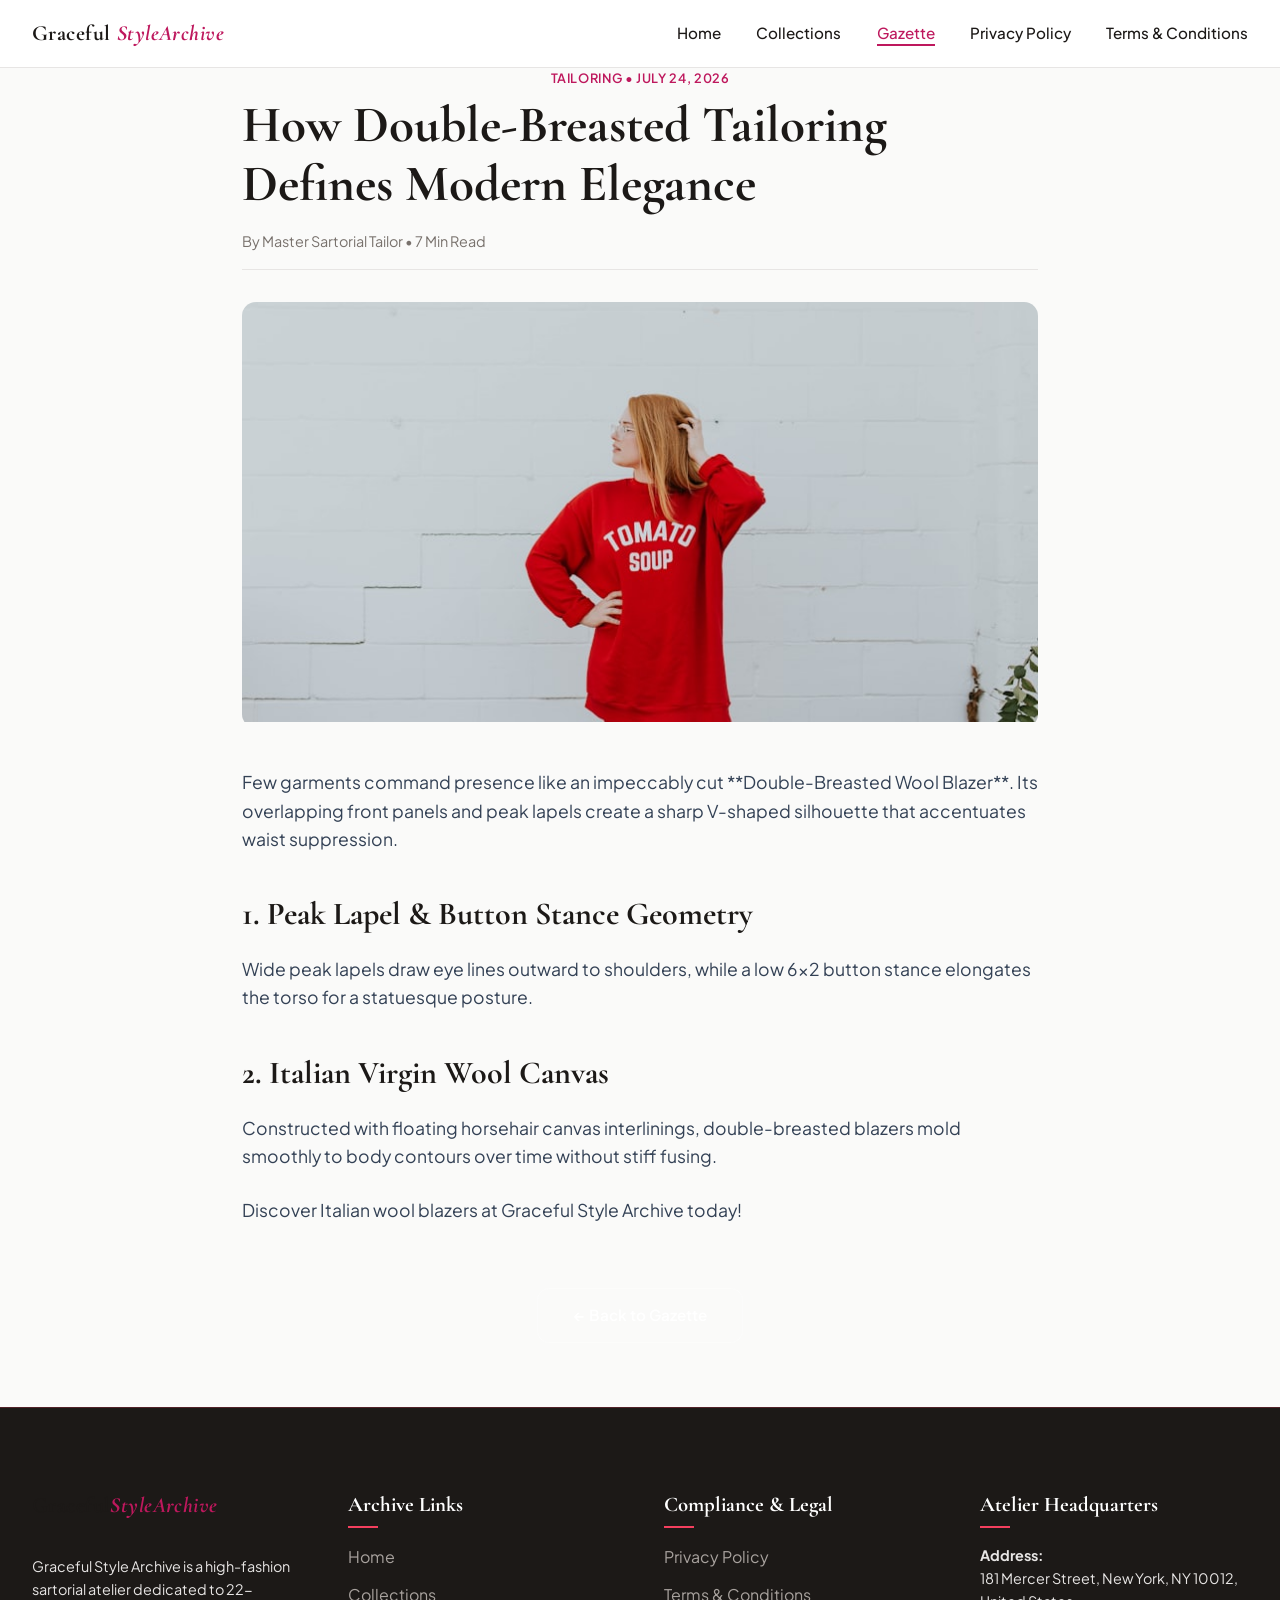
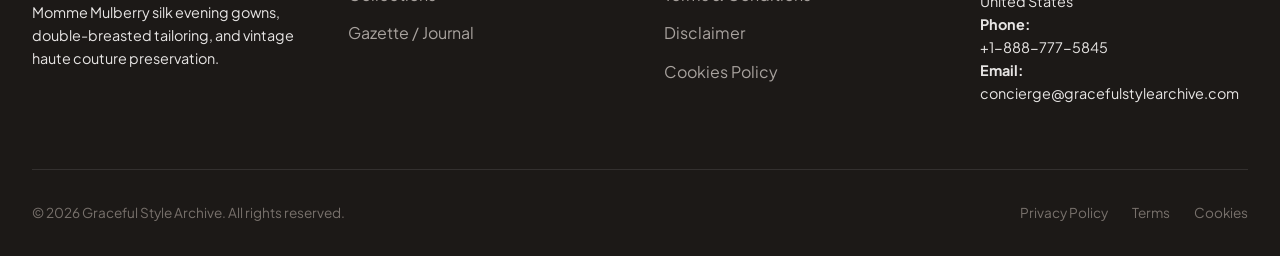
<file: blog/how-double-breasted-tailoring-defines-modern-elegance.html>
<!DOCTYPE html>
<html lang="en">
<head>
    <!-- Google tag (gtag.js) -->
    <script async src="https://www.googletagmanager.com/gtag/js?id=G-0LY0HY7L01"></script>
    <script>
      window.dataLayer = window.dataLayer || [];
      function gtag(){dataLayer.push(arguments);}
      gtag('js', new Date());

      gtag('config', 'G-0LY0HY7L01');
    </script>
    <meta charset="UTF-8">
    <meta name="viewport" content="width=device-width, initial-scale=1.0">
    <meta name="description" content="How double-breasted tailoring defines modern elegance. Architectural lapels, shoulder padding, and waist suppression.">
    <title>Double-Breasted Tailoring & Elegance | Graceful Style Archive</title>
    <link rel="stylesheet" href="../style.css">
</head>
<body>

    <!-- Header Navigation (Sleek Compact Logo: 1.35rem) -->
    <header>
        <nav class="navbar">
            <a href="../index.php" class="logo">Graceful<span>StyleArchive</span></a>
            <ul class="nav-links">
                <li><a href="../index.php">Home</a></li>
                <li><a href="../collections.html">Collections</a></li>
                <li><a href="index.html" class="active">Gazette</a></li>
                <li><a href="../privacy-policy.html">Privacy Policy</a></li>
                <li><a href="../terms.html">Terms & Conditions</a></li>
            </ul>
            <button class="menu-btn" aria-label="Toggle Navigation">
                <span></span>
                <span></span>
                <span></span>
            </button>
        </nav>
    </header>

    <!-- Main Content -->
    <main class="blog-page" style="margin: 0 auto;">
        <div class="blog-meta" style="text-align: center;">Tailoring &bull; July 24, 2026</div>
        <h1>How Double-Breasted Tailoring Defines Modern Elegance</h1>
        <div class="meta-info">By Master Sartorial Tailor &bull; 7 Min Read</div>

        <div class="blog-featured-img">
            <img src="../img/journal2.jpg" alt="Double-breasted tailoring defining modern elegance" loading="lazy">
        </div>

        <div class="blog-content">
            <p>Few garments command presence like an impeccably cut **Double-Breasted Wool Blazer**. Its overlapping front panels and peak lapels create a sharp V-shaped silhouette that accentuates waist suppression.</p>

            <h2>1. Peak Lapel & Button Stance Geometry</h2>
            <p>Wide peak lapels draw eye lines outward to shoulders, while a low 6x2 button stance elongates the torso for a statuesque posture.</p>

            <h2>2. Italian Virgin Wool Canvas</h2>
            <p>Constructed with floating horsehair canvas interlinings, double-breasted blazers mold smoothly to body contours over time without stiff fusing.</p>

            <p>Discover Italian wool blazers at Graceful Style Archive today!</p>
        </div>
        
        <div style="text-align: center; margin: 4rem 0;">
            <a href="index.html" class="btn btn-secondary">&larr; Back to Gazette</a>
        </div>
    </main>

    <!-- Footer (Sleek Compact Logo: 1.35rem) -->
    <footer>
        <div class="footer-container">
            <div class="footer-col" style="flex: 1.5;">
                <a href="../index.php" class="logo" style="margin-bottom: 2rem; display: inline-block;">Graceful<span>StyleArchive</span></a>
                <p>Graceful Style Archive is a high-fashion sartorial atelier dedicated to 22-Momme Mulberry silk evening gowns, double-breasted tailoring, and vintage haute couture preservation.</p>
            </div>
            <div class="footer-col">
                <h4>Archive Links</h4>
                <ul>
                    <li><a href="../index.php">Home</a></li>
                    <li><a href="../collections.html">Collections</a></li>
                    <li><a href="index.html">Gazette / Journal</a></li>
                </ul>
            </div>
            <div class="footer-col">
                <h4>Compliance & Legal</h4>
                <ul>
                    <li><a href="../privacy-policy.html">Privacy Policy</a></li>
                    <li><a href="../terms.html">Terms & Conditions</a></li>
                    <li><a href="../disclaimer.html">Disclaimer</a></li>
                    <li><a href="../cookies.html">Cookies Policy</a></li>
                </ul>
            </div>
            <div class="footer-col" style="flex: 1.2;">
                <h4>Atelier Headquarters</h4>
                <p><strong>Address:</strong><br>181 Mercer Street, New York, NY 10012, United States</p>
                <p><strong>Phone:</strong><br>+1-888-777-5845</p>
                <p><strong>Email:</strong><br>concierge@gracefulstylearchive.com</p>
            </div>
        </div>
        <div class="footer-bottom">
            <p>&copy; 2026 Graceful Style Archive. All rights reserved.</p>
            <div class="footer-bottom-links">
                <a href="../privacy-policy.html">Privacy Policy</a>
                <a href="../terms.html">Terms</a>
                <a href="../cookies.html">Cookies</a>
            </div>
        </div>
    </footer>

    <script src="../script.js"></script>
</body>
</html>
</file>
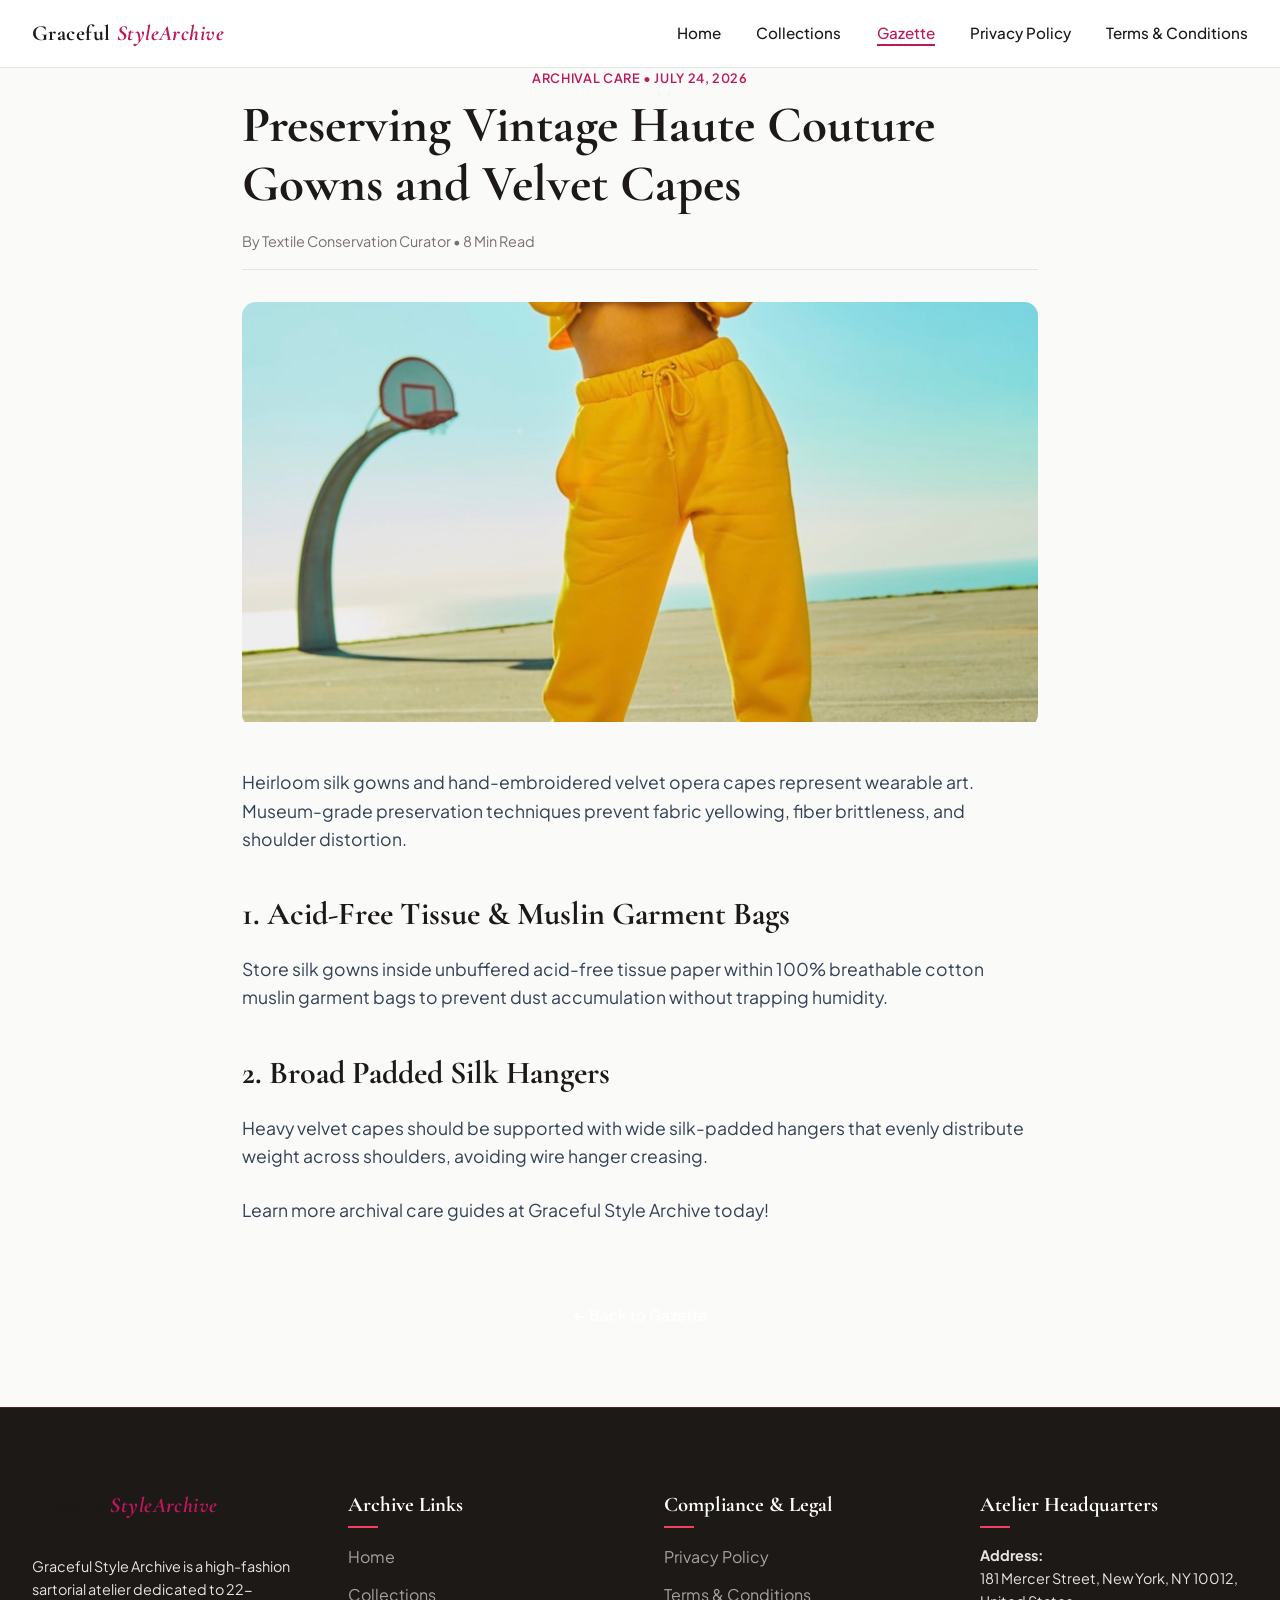
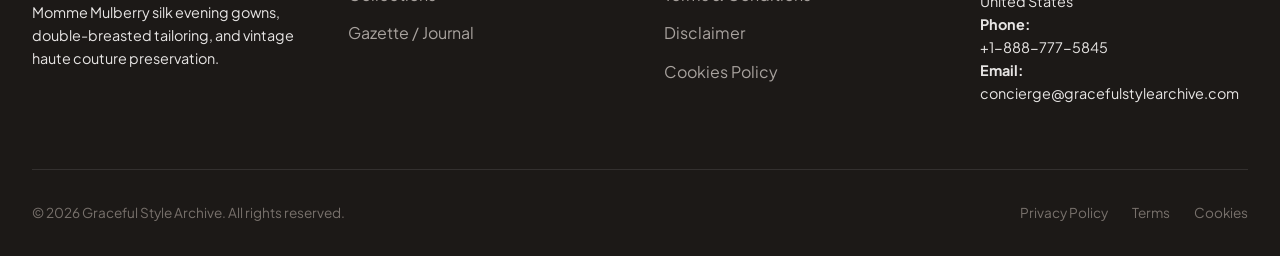
<file: blog/preserving-vintage-haute-couture-gowns-and-velvet-capes.html>
<!DOCTYPE html>
<html lang="en">
<head>
    <!-- Google tag (gtag.js) -->
    <script async src="https://www.googletagmanager.com/gtag/js?id=G-0LY0HY7L01"></script>
    <script>
      window.dataLayer = window.dataLayer || [];
      function gtag(){dataLayer.push(arguments);}
      gtag('js', new Date());

      gtag('config', 'G-0LY0HY7L01');
    </script>
    <meta charset="UTF-8">
    <meta name="viewport" content="width=device-width, initial-scale=1.0">
    <meta name="description" content="Preserving vintage haute couture gowns and velvet capes. Museum-grade acid-free tissue storage and padded hangers.">
    <title>Preserving Vintage Haute Couture Gowns | Graceful Style Archive</title>
    <link rel="stylesheet" href="../style.css">
</head>
<body>

    <!-- Header Navigation (Sleek Compact Logo: 1.35rem) -->
    <header>
        <nav class="navbar">
            <a href="../index.php" class="logo">Graceful<span>StyleArchive</span></a>
            <ul class="nav-links">
                <li><a href="../index.php">Home</a></li>
                <li><a href="../collections.html">Collections</a></li>
                <li><a href="index.html" class="active">Gazette</a></li>
                <li><a href="../privacy-policy.html">Privacy Policy</a></li>
                <li><a href="../terms.html">Terms & Conditions</a></li>
            </ul>
            <button class="menu-btn" aria-label="Toggle Navigation">
                <span></span>
                <span></span>
                <span></span>
            </button>
        </nav>
    </header>

    <!-- Main Content -->
    <main class="blog-page" style="margin: 0 auto;">
        <div class="blog-meta" style="text-align: center;">Archival Care &bull; July 24, 2026</div>
        <h1>Preserving Vintage Haute Couture Gowns and Velvet Capes</h1>
        <div class="meta-info">By Textile Conservation Curator &bull; 8 Min Read</div>

        <div class="blog-featured-img">
            <img src="../img/fashion1.jpg" alt="Preserving vintage haute couture gowns" loading="lazy">
        </div>

        <div class="blog-content">
            <p>Heirloom silk gowns and hand-embroidered velvet opera capes represent wearable art. Museum-grade preservation techniques prevent fabric yellowing, fiber brittleness, and shoulder distortion.</p>

            <h2>1. Acid-Free Tissue & Muslin Garment Bags</h2>
            <p>Store silk gowns inside unbuffered acid-free tissue paper within 100% breathable cotton muslin garment bags to prevent dust accumulation without trapping humidity.</p>

            <h2>2. Broad Padded Silk Hangers</h2>
            <p>Heavy velvet capes should be supported with wide silk-padded hangers that evenly distribute weight across shoulders, avoiding wire hanger creasing.</p>

            <p>Learn more archival care guides at Graceful Style Archive today!</p>
        </div>
        
        <div style="text-align: center; margin: 4rem 0;">
            <a href="index.html" class="btn btn-secondary">&larr; Back to Gazette</a>
        </div>
    </main>

    <!-- Footer (Sleek Compact Logo: 1.35rem) -->
    <footer>
        <div class="footer-container">
            <div class="footer-col" style="flex: 1.5;">
                <a href="../index.php" class="logo" style="margin-bottom: 2rem; display: inline-block;">Graceful<span>StyleArchive</span></a>
                <p>Graceful Style Archive is a high-fashion sartorial atelier dedicated to 22-Momme Mulberry silk evening gowns, double-breasted tailoring, and vintage haute couture preservation.</p>
            </div>
            <div class="footer-col">
                <h4>Archive Links</h4>
                <ul>
                    <li><a href="../index.php">Home</a></li>
                    <li><a href="../collections.html">Collections</a></li>
                    <li><a href="index.html">Gazette / Journal</a></li>
                </ul>
            </div>
            <div class="footer-col">
                <h4>Compliance & Legal</h4>
                <ul>
                    <li><a href="../privacy-policy.html">Privacy Policy</a></li>
                    <li><a href="../terms.html">Terms & Conditions</a></li>
                    <li><a href="../disclaimer.html">Disclaimer</a></li>
                    <li><a href="../cookies.html">Cookies Policy</a></li>
                </ul>
            </div>
            <div class="footer-col" style="flex: 1.2;">
                <h4>Atelier Headquarters</h4>
                <p><strong>Address:</strong><br>181 Mercer Street, New York, NY 10012, United States</p>
                <p><strong>Phone:</strong><br>+1-888-777-5845</p>
                <p><strong>Email:</strong><br>concierge@gracefulstylearchive.com</p>
            </div>
        </div>
        <div class="footer-bottom">
            <p>&copy; 2026 Graceful Style Archive. All rights reserved.</p>
            <div class="footer-bottom-links">
                <a href="../privacy-policy.html">Privacy Policy</a>
                <a href="../terms.html">Terms</a>
                <a href="../cookies.html">Cookies</a>
            </div>
        </div>
    </footer>

    <script src="../script.js"></script>
</body>
</html>
</file>
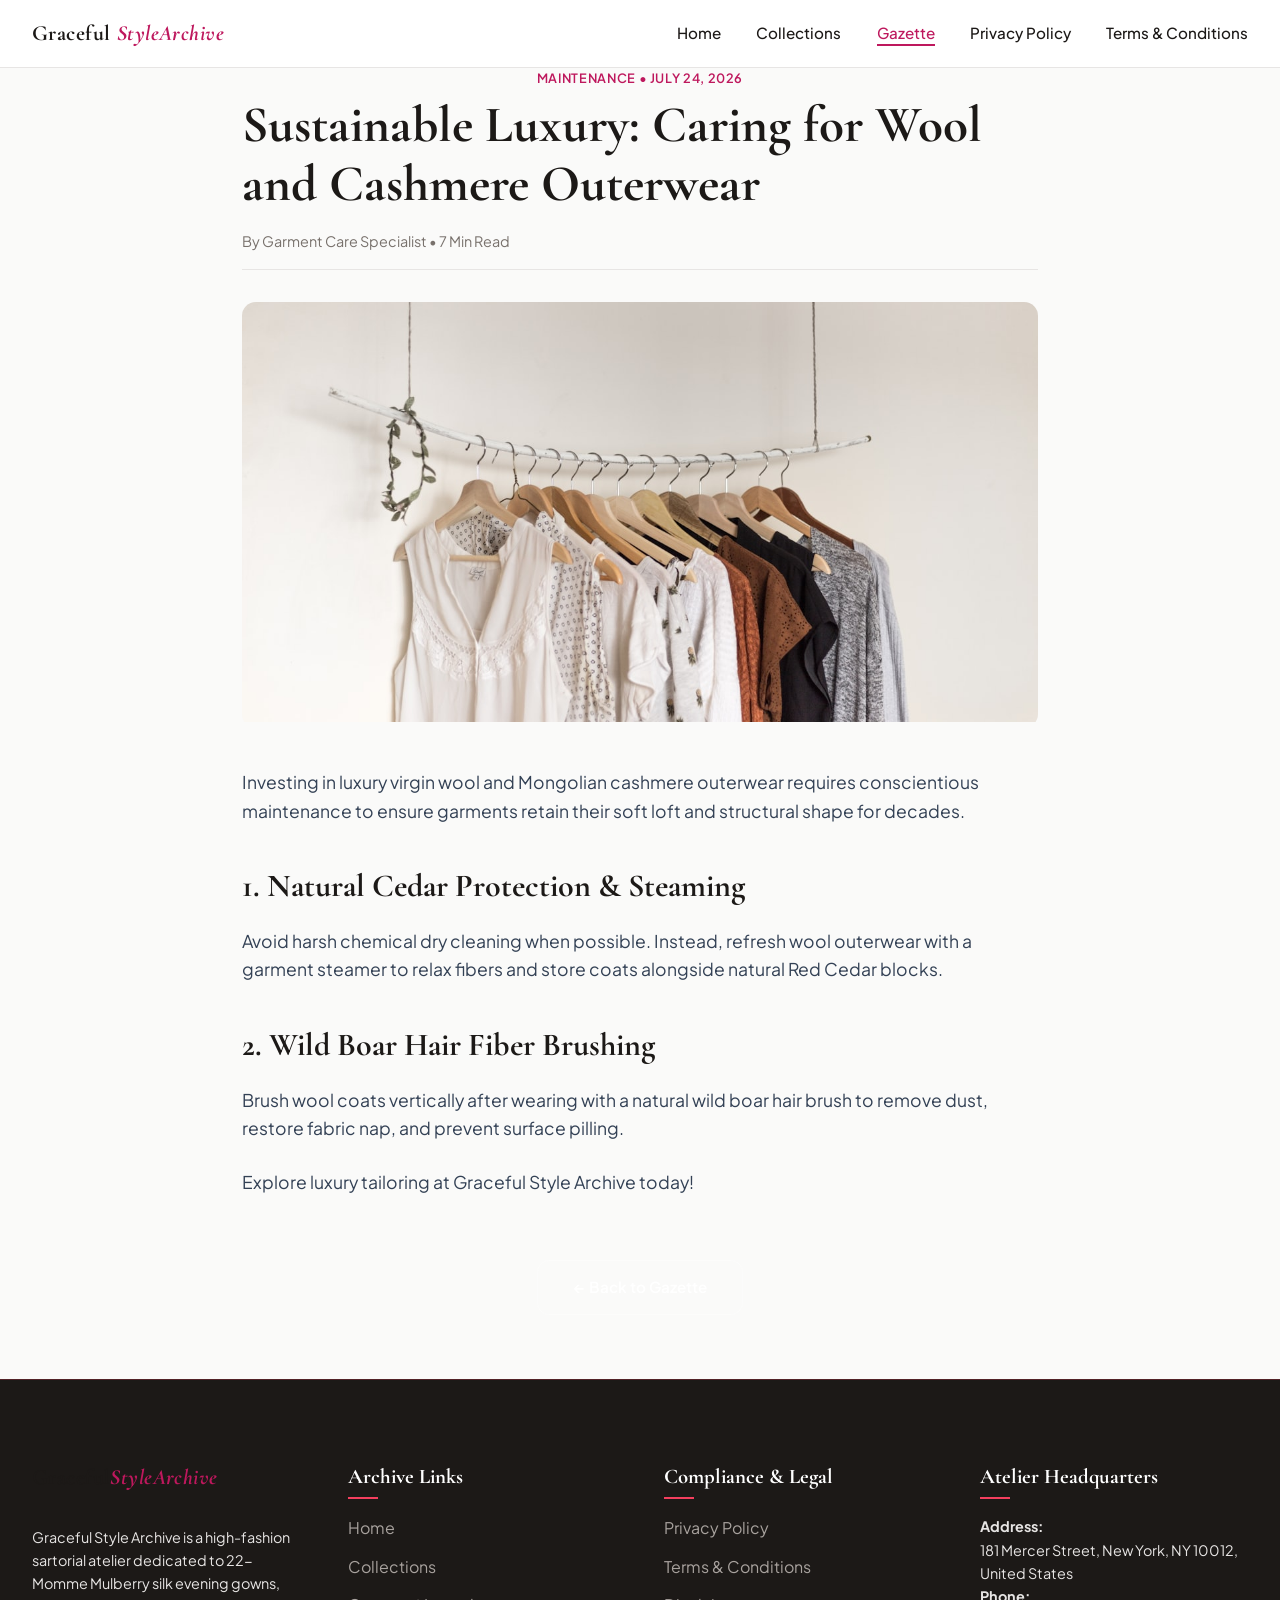
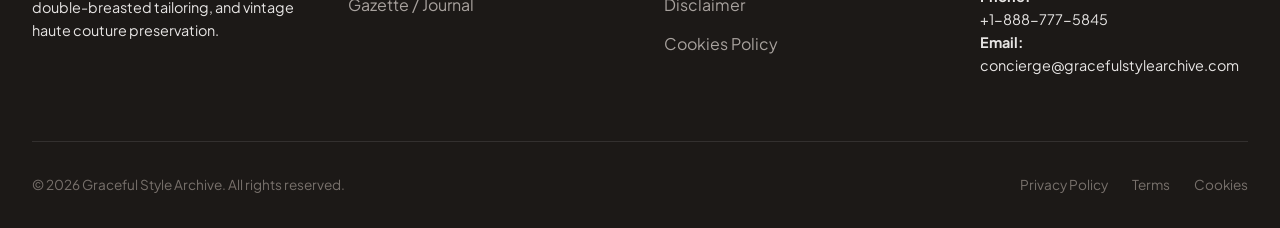
<file: blog/sustainable-luxury-caring-for-wool-and-cashmere-outerwear.html>
<!DOCTYPE html>
<html lang="en">
<head>
    <!-- Google tag (gtag.js) -->
    <script async src="https://www.googletagmanager.com/gtag/js?id=G-0LY0HY7L01"></script>
    <script>
      window.dataLayer = window.dataLayer || [];
      function gtag(){dataLayer.push(arguments);}
      gtag('js', new Date());

      gtag('config', 'G-0LY0HY7L01');
    </script>
    <meta charset="UTF-8">
    <meta name="viewport" content="width=device-width, initial-scale=1.0">
    <meta name="description" content="Sustainable luxury: caring for wool and cashmere outerwear. Cedar storage, steaming, and gentle fiber brushing routines.">
    <title>Caring for Wool & Cashmere Outerwear | Graceful Style Archive</title>
    <link rel="stylesheet" href="../style.css">
</head>
<body>

    <!-- Header Navigation (Sleek Compact Logo: 1.35rem) -->
    <header>
        <nav class="navbar">
            <a href="../index.php" class="logo">Graceful<span>StyleArchive</span></a>
            <ul class="nav-links">
                <li><a href="../index.php">Home</a></li>
                <li><a href="../collections.html">Collections</a></li>
                <li><a href="index.html" class="active">Gazette</a></li>
                <li><a href="../privacy-policy.html">Privacy Policy</a></li>
                <li><a href="../terms.html">Terms & Conditions</a></li>
            </ul>
            <button class="menu-btn" aria-label="Toggle Navigation">
                <span></span>
                <span></span>
                <span></span>
            </button>
        </nav>
    </header>

    <!-- Main Content -->
    <main class="blog-page" style="margin: 0 auto;">
        <div class="blog-meta" style="text-align: center;">Maintenance &bull; July 24, 2026</div>
        <h1>Sustainable Luxury: Caring for Wool and Cashmere Outerwear</h1>
        <div class="meta-info">By Garment Care Specialist &bull; 7 Min Read</div>

        <div class="blog-featured-img">
            <img src="../img/hero_style.jpg" alt="Caring for wool and cashmere outerwear" loading="lazy">
        </div>

        <div class="blog-content">
            <p>Investing in luxury virgin wool and Mongolian cashmere outerwear requires conscientious maintenance to ensure garments retain their soft loft and structural shape for decades.</p>

            <h2>1. Natural Cedar Protection & Steaming</h2>
            <p>Avoid harsh chemical dry cleaning when possible. Instead, refresh wool outerwear with a garment steamer to relax fibers and store coats alongside natural Red Cedar blocks.</p>

            <h2>2. Wild Boar Hair Fiber Brushing</h2>
            <p>Brush wool coats vertically after wearing with a natural wild boar hair brush to remove dust, restore fabric nap, and prevent surface pilling.</p>

            <p>Explore luxury tailoring at Graceful Style Archive today!</p>
        </div>
        
        <div style="text-align: center; margin: 4rem 0;">
            <a href="index.html" class="btn btn-secondary">&larr; Back to Gazette</a>
        </div>
    </main>

    <!-- Footer (Sleek Compact Logo: 1.35rem) -->
    <footer>
        <div class="footer-container">
            <div class="footer-col" style="flex: 1.5;">
                <a href="../index.php" class="logo" style="margin-bottom: 2rem; display: inline-block;">Graceful<span>StyleArchive</span></a>
                <p>Graceful Style Archive is a high-fashion sartorial atelier dedicated to 22-Momme Mulberry silk evening gowns, double-breasted tailoring, and vintage haute couture preservation.</p>
            </div>
            <div class="footer-col">
                <h4>Archive Links</h4>
                <ul>
                    <li><a href="../index.php">Home</a></li>
                    <li><a href="../collections.html">Collections</a></li>
                    <li><a href="index.html">Gazette / Journal</a></li>
                </ul>
            </div>
            <div class="footer-col">
                <h4>Compliance & Legal</h4>
                <ul>
                    <li><a href="../privacy-policy.html">Privacy Policy</a></li>
                    <li><a href="../terms.html">Terms & Conditions</a></li>
                    <li><a href="../disclaimer.html">Disclaimer</a></li>
                    <li><a href="../cookies.html">Cookies Policy</a></li>
                </ul>
            </div>
            <div class="footer-col" style="flex: 1.2;">
                <h4>Atelier Headquarters</h4>
                <p><strong>Address:</strong><br>181 Mercer Street, New York, NY 10012, United States</p>
                <p><strong>Phone:</strong><br>+1-888-777-5845</p>
                <p><strong>Email:</strong><br>concierge@gracefulstylearchive.com</p>
            </div>
        </div>
        <div class="footer-bottom">
            <p>&copy; 2026 Graceful Style Archive. All rights reserved.</p>
            <div class="footer-bottom-links">
                <a href="../privacy-policy.html">Privacy Policy</a>
                <a href="../terms.html">Terms</a>
                <a href="../cookies.html">Cookies</a>
            </div>
        </div>
    </footer>

    <script src="../script.js"></script>
</body>
</html>
</file>
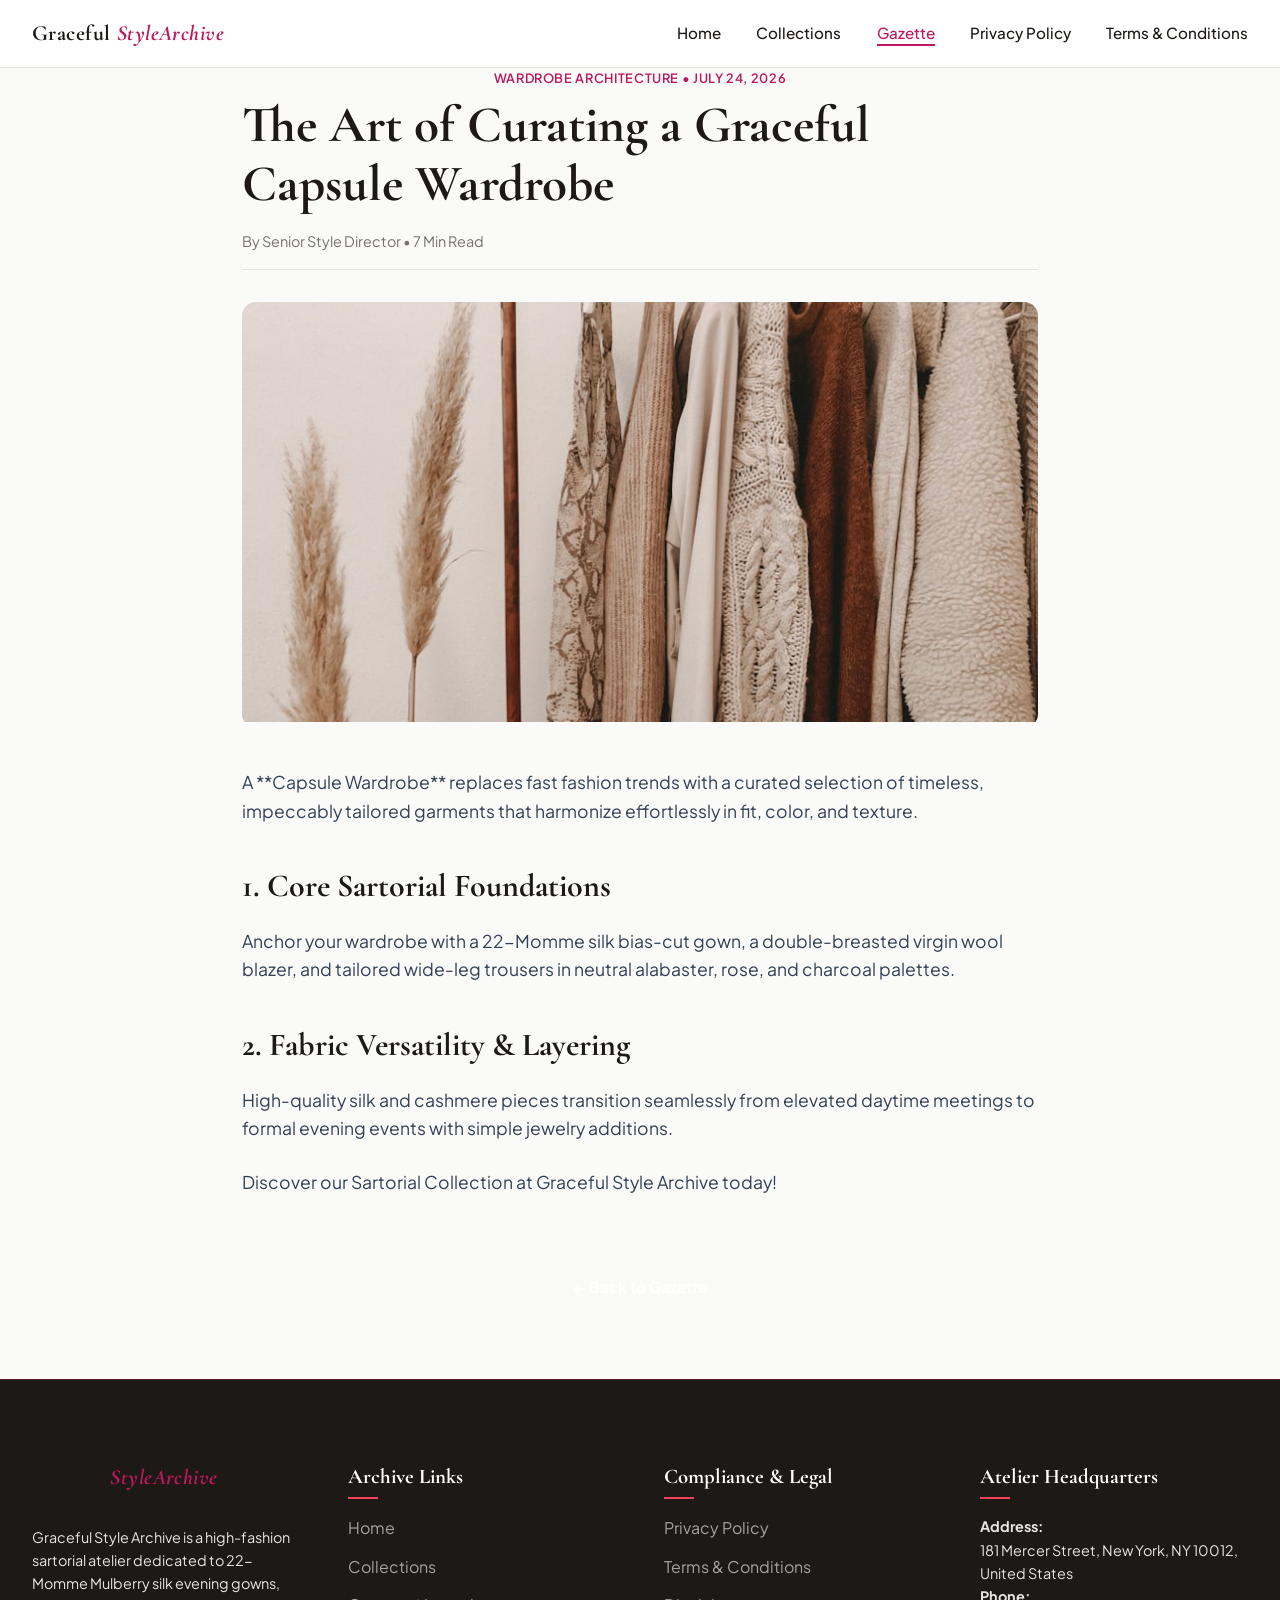
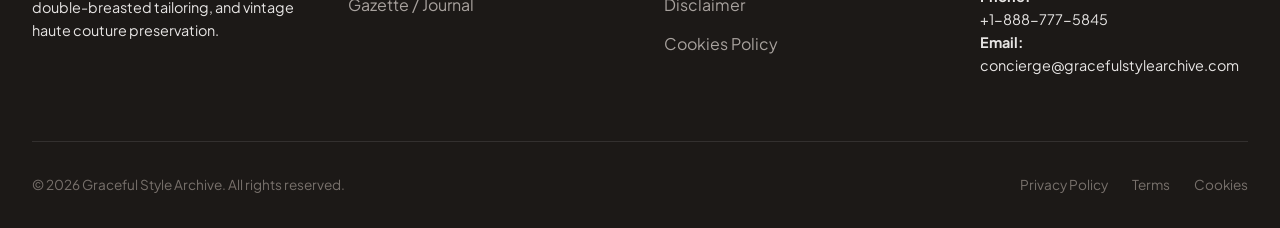
<file: blog/the-art-of-curating-a-graceful-capsule-wardrobe.html>
<!DOCTYPE html>
<html lang="en">
<head>
    <!-- Google tag (gtag.js) -->
    <script async src="https://www.googletagmanager.com/gtag/js?id=G-0LY0HY7L01"></script>
    <script>
      window.dataLayer = window.dataLayer || [];
      function gtag(){dataLayer.push(arguments);}
      gtag('js', new Date());

      gtag('config', 'G-0LY0HY7L01');
    </script>
    <meta charset="UTF-8">
    <meta name="viewport" content="width=device-width, initial-scale=1.0">
    <meta name="description" content="The art of curating a graceful capsule wardrobe. Discover how 10 versatile high-tailoring garments build 30 evening looks.">
    <title>Curating a Graceful Capsule Wardrobe | Graceful Style Archive</title>
    <link rel="stylesheet" href="../style.css">
</head>
<body>

    <!-- Header Navigation (Sleek Compact Logo: 1.35rem) -->
    <header>
        <nav class="navbar">
            <a href="../index.php" class="logo">Graceful<span>StyleArchive</span></a>
            <ul class="nav-links">
                <li><a href="../index.php">Home</a></li>
                <li><a href="../collections.html">Collections</a></li>
                <li><a href="index.html" class="active">Gazette</a></li>
                <li><a href="../privacy-policy.html">Privacy Policy</a></li>
                <li><a href="../terms.html">Terms & Conditions</a></li>
            </ul>
            <button class="menu-btn" aria-label="Toggle Navigation">
                <span></span>
                <span></span>
                <span></span>
            </button>
        </nav>
    </header>

    <!-- Main Content -->
    <main class="blog-page" style="margin: 0 auto;">
        <div class="blog-meta" style="text-align: center;">Wardrobe Architecture &bull; July 24, 2026</div>
        <h1>The Art of Curating a Graceful Capsule Wardrobe</h1>
        <div class="meta-info">By Senior Style Director &bull; 7 Min Read</div>

        <div class="blog-featured-img">
            <img src="../img/craft.jpg" alt="Curating a graceful capsule wardrobe" loading="lazy">
        </div>

        <div class="blog-content">
            <p>A **Capsule Wardrobe** replaces fast fashion trends with a curated selection of timeless, impeccably tailored garments that harmonize effortlessly in fit, color, and texture.</p>

            <h2>1. Core Sartorial Foundations</h2>
            <p>Anchor your wardrobe with a 22-Momme silk bias-cut gown, a double-breasted virgin wool blazer, and tailored wide-leg trousers in neutral alabaster, rose, and charcoal palettes.</p>

            <h2>2. Fabric Versatility & Layering</h2>
            <p>High-quality silk and cashmere pieces transition seamlessly from elevated daytime meetings to formal evening events with simple jewelry additions.</p>

            <p>Discover our Sartorial Collection at Graceful Style Archive today!</p>
        </div>
        
        <div style="text-align: center; margin: 4rem 0;">
            <a href="index.html" class="btn btn-secondary">&larr; Back to Gazette</a>
        </div>
    </main>

    <!-- Footer (Sleek Compact Logo: 1.35rem) -->
    <footer>
        <div class="footer-container">
            <div class="footer-col" style="flex: 1.5;">
                <a href="../index.php" class="logo" style="margin-bottom: 2rem; display: inline-block;">Graceful<span>StyleArchive</span></a>
                <p>Graceful Style Archive is a high-fashion sartorial atelier dedicated to 22-Momme Mulberry silk evening gowns, double-breasted tailoring, and vintage haute couture preservation.</p>
            </div>
            <div class="footer-col">
                <h4>Archive Links</h4>
                <ul>
                    <li><a href="../index.php">Home</a></li>
                    <li><a href="../collections.html">Collections</a></li>
                    <li><a href="index.html">Gazette / Journal</a></li>
                </ul>
            </div>
            <div class="footer-col">
                <h4>Compliance & Legal</h4>
                <ul>
                    <li><a href="../privacy-policy.html">Privacy Policy</a></li>
                    <li><a href="../terms.html">Terms & Conditions</a></li>
                    <li><a href="../disclaimer.html">Disclaimer</a></li>
                    <li><a href="../cookies.html">Cookies Policy</a></li>
                </ul>
            </div>
            <div class="footer-col" style="flex: 1.2;">
                <h4>Atelier Headquarters</h4>
                <p><strong>Address:</strong><br>181 Mercer Street, New York, NY 10012, United States</p>
                <p><strong>Phone:</strong><br>+1-888-777-5845</p>
                <p><strong>Email:</strong><br>concierge@gracefulstylearchive.com</p>
            </div>
        </div>
        <div class="footer-bottom">
            <p>&copy; 2026 Graceful Style Archive. All rights reserved.</p>
            <div class="footer-bottom-links">
                <a href="../privacy-policy.html">Privacy Policy</a>
                <a href="../terms.html">Terms</a>
                <a href="../cookies.html">Cookies</a>
            </div>
        </div>
    </footer>

    <script src="../script.js"></script>
</body>
</html>
</file>
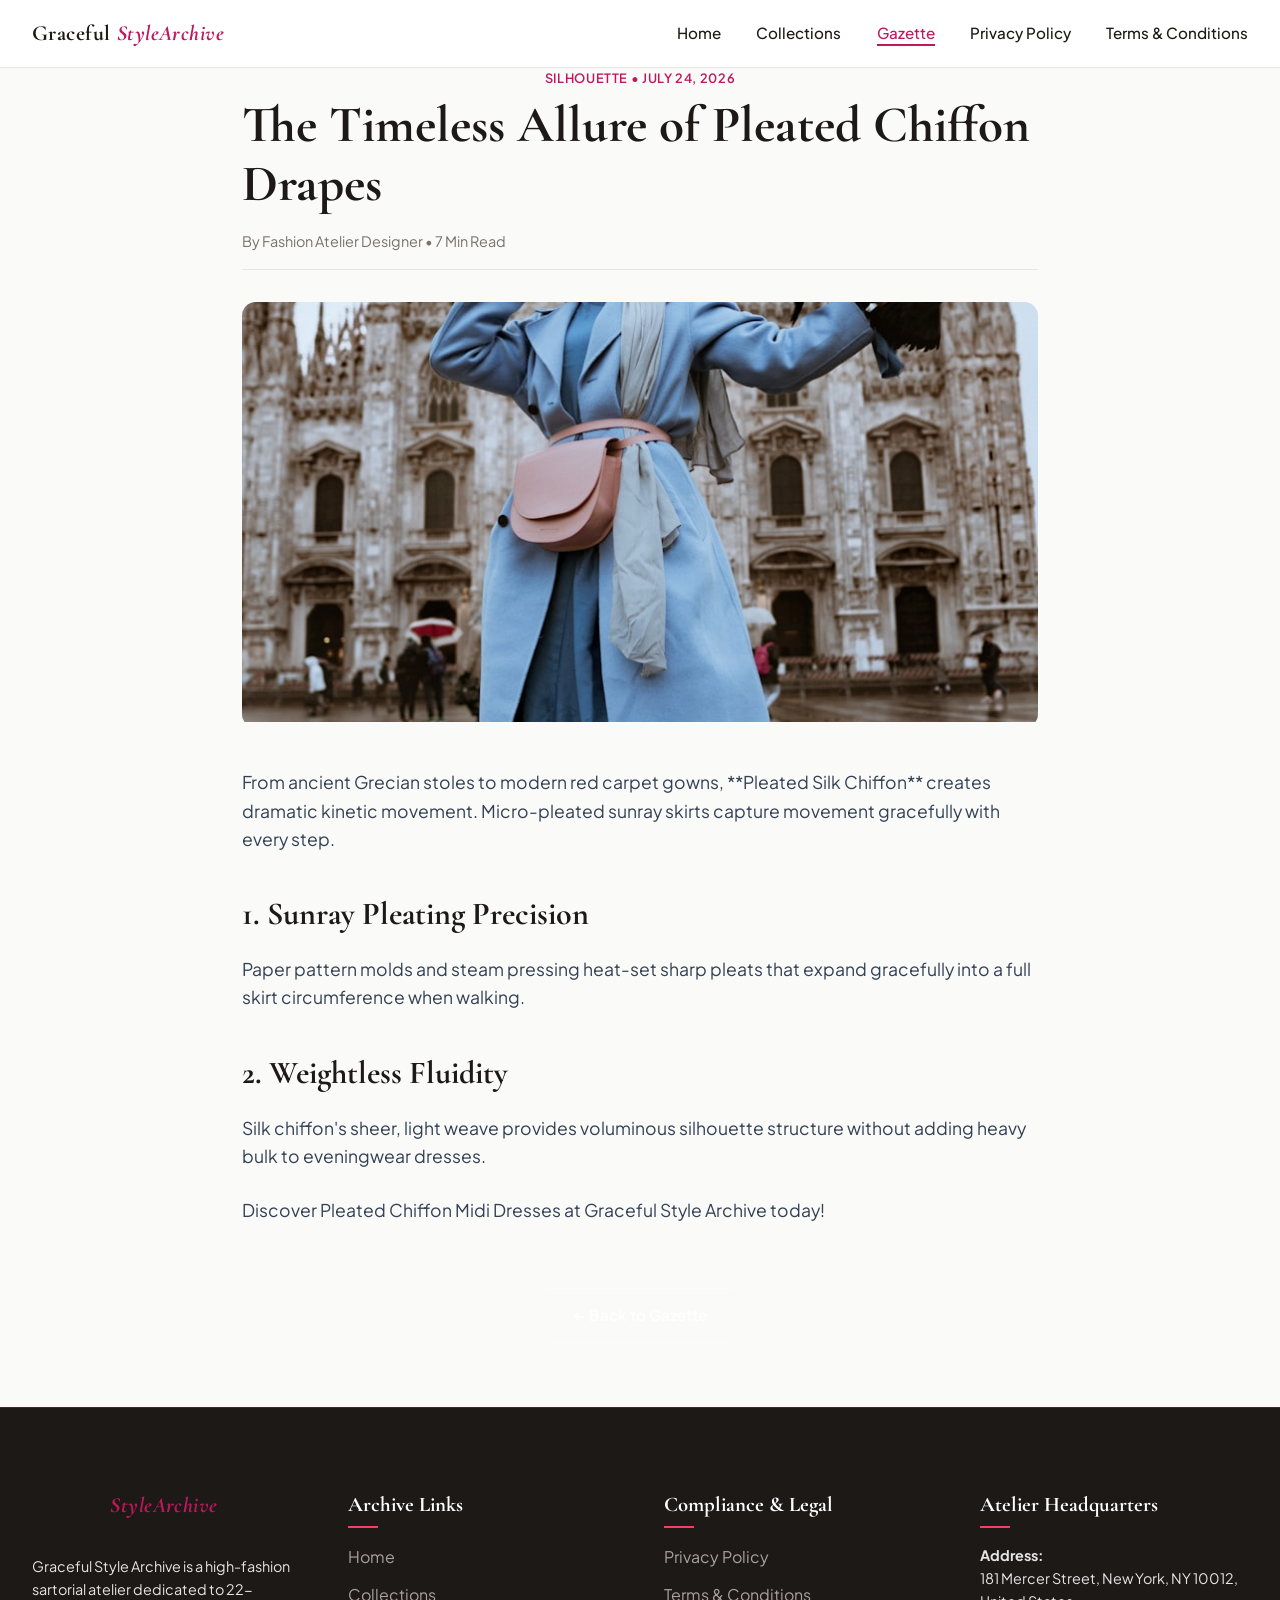
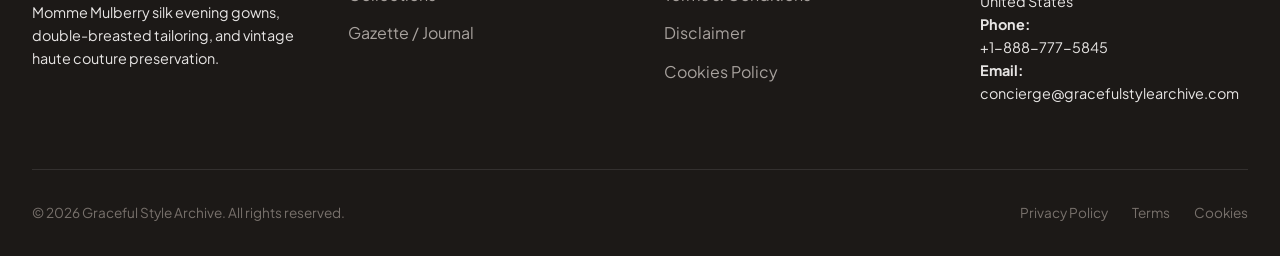
<file: blog/the-timeless-allure-of-pleated-chiffon-drapes.html>
<!DOCTYPE html>
<html lang="en">
<head>
    <!-- Google tag (gtag.js) -->
    <script async src="https://www.googletagmanager.com/gtag/js?id=G-0LY0HY7L01"></script>
    <script>
      window.dataLayer = window.dataLayer || [];
      function gtag(){dataLayer.push(arguments);}
      gtag('js', new Date());

      gtag('config', 'G-0LY0HY7L01');
    </script>
    <meta charset="UTF-8">
    <meta name="viewport" content="width=device-width, initial-scale=1.0">
    <meta name="description" content="The timeless allure of pleated chiffon drapes. Sunray pleating techniques and fluid eveningwear silhouettes.">
    <title>Pleated Chiffon Drapes & Silhouettes | Graceful Style Archive</title>
    <link rel="stylesheet" href="../style.css">
</head>
<body>

    <!-- Header Navigation (Sleek Compact Logo: 1.35rem) -->
    <header>
        <nav class="navbar">
            <a href="../index.php" class="logo">Graceful<span>StyleArchive</span></a>
            <ul class="nav-links">
                <li><a href="../index.php">Home</a></li>
                <li><a href="../collections.html">Collections</a></li>
                <li><a href="index.html" class="active">Gazette</a></li>
                <li><a href="../privacy-policy.html">Privacy Policy</a></li>
                <li><a href="../terms.html">Terms & Conditions</a></li>
            </ul>
            <button class="menu-btn" aria-label="Toggle Navigation">
                <span></span>
                <span></span>
                <span></span>
            </button>
        </nav>
    </header>

    <!-- Main Content -->
    <main class="blog-page" style="margin: 0 auto;">
        <div class="blog-meta" style="text-align: center;">Silhouette &bull; July 24, 2026</div>
        <h1>The Timeless Allure of Pleated Chiffon Drapes</h1>
        <div class="meta-info">By Fashion Atelier Designer &bull; 7 Min Read</div>

        <div class="blog-featured-img">
            <img src="../img/fashion2.jpg" alt="Pleated chiffon drapes and silhouettes" loading="lazy">
        </div>

        <div class="blog-content">
            <p>From ancient Grecian stoles to modern red carpet gowns, **Pleated Silk Chiffon** creates dramatic kinetic movement. Micro-pleated sunray skirts capture movement gracefully with every step.</p>

            <h2>1. Sunray Pleating Precision</h2>
            <p>Paper pattern molds and steam pressing heat-set sharp pleats that expand gracefully into a full skirt circumference when walking.</p>

            <h2>2. Weightless Fluidity</h2>
            <p>Silk chiffon's sheer, light weave provides voluminous silhouette structure without adding heavy bulk to eveningwear dresses.</p>

            <p>Discover Pleated Chiffon Midi Dresses at Graceful Style Archive today!</p>
        </div>
        
        <div style="text-align: center; margin: 4rem 0;">
            <a href="index.html" class="btn btn-secondary">&larr; Back to Gazette</a>
        </div>
    </main>

    <!-- Footer (Sleek Compact Logo: 1.35rem) -->
    <footer>
        <div class="footer-container">
            <div class="footer-col" style="flex: 1.5;">
                <a href="../index.php" class="logo" style="margin-bottom: 2rem; display: inline-block;">Graceful<span>StyleArchive</span></a>
                <p>Graceful Style Archive is a high-fashion sartorial atelier dedicated to 22-Momme Mulberry silk evening gowns, double-breasted tailoring, and vintage haute couture preservation.</p>
            </div>
            <div class="footer-col">
                <h4>Archive Links</h4>
                <ul>
                    <li><a href="../index.php">Home</a></li>
                    <li><a href="../collections.html">Collections</a></li>
                    <li><a href="index.html">Gazette / Journal</a></li>
                </ul>
            </div>
            <div class="footer-col">
                <h4>Compliance & Legal</h4>
                <ul>
                    <li><a href="../privacy-policy.html">Privacy Policy</a></li>
                    <li><a href="../terms.html">Terms & Conditions</a></li>
                    <li><a href="../disclaimer.html">Disclaimer</a></li>
                    <li><a href="../cookies.html">Cookies Policy</a></li>
                </ul>
            </div>
            <div class="footer-col" style="flex: 1.2;">
                <h4>Atelier Headquarters</h4>
                <p><strong>Address:</strong><br>181 Mercer Street, New York, NY 10012, United States</p>
                <p><strong>Phone:</strong><br>+1-888-777-5845</p>
                <p><strong>Email:</strong><br>concierge@gracefulstylearchive.com</p>
            </div>
        </div>
        <div class="footer-bottom">
            <p>&copy; 2026 Graceful Style Archive. All rights reserved.</p>
            <div class="footer-bottom-links">
                <a href="../privacy-policy.html">Privacy Policy</a>
                <a href="../terms.html">Terms</a>
                <a href="../cookies.html">Cookies</a>
            </div>
        </div>
    </footer>

    <script src="../script.js"></script>
</body>
</html>
</file>
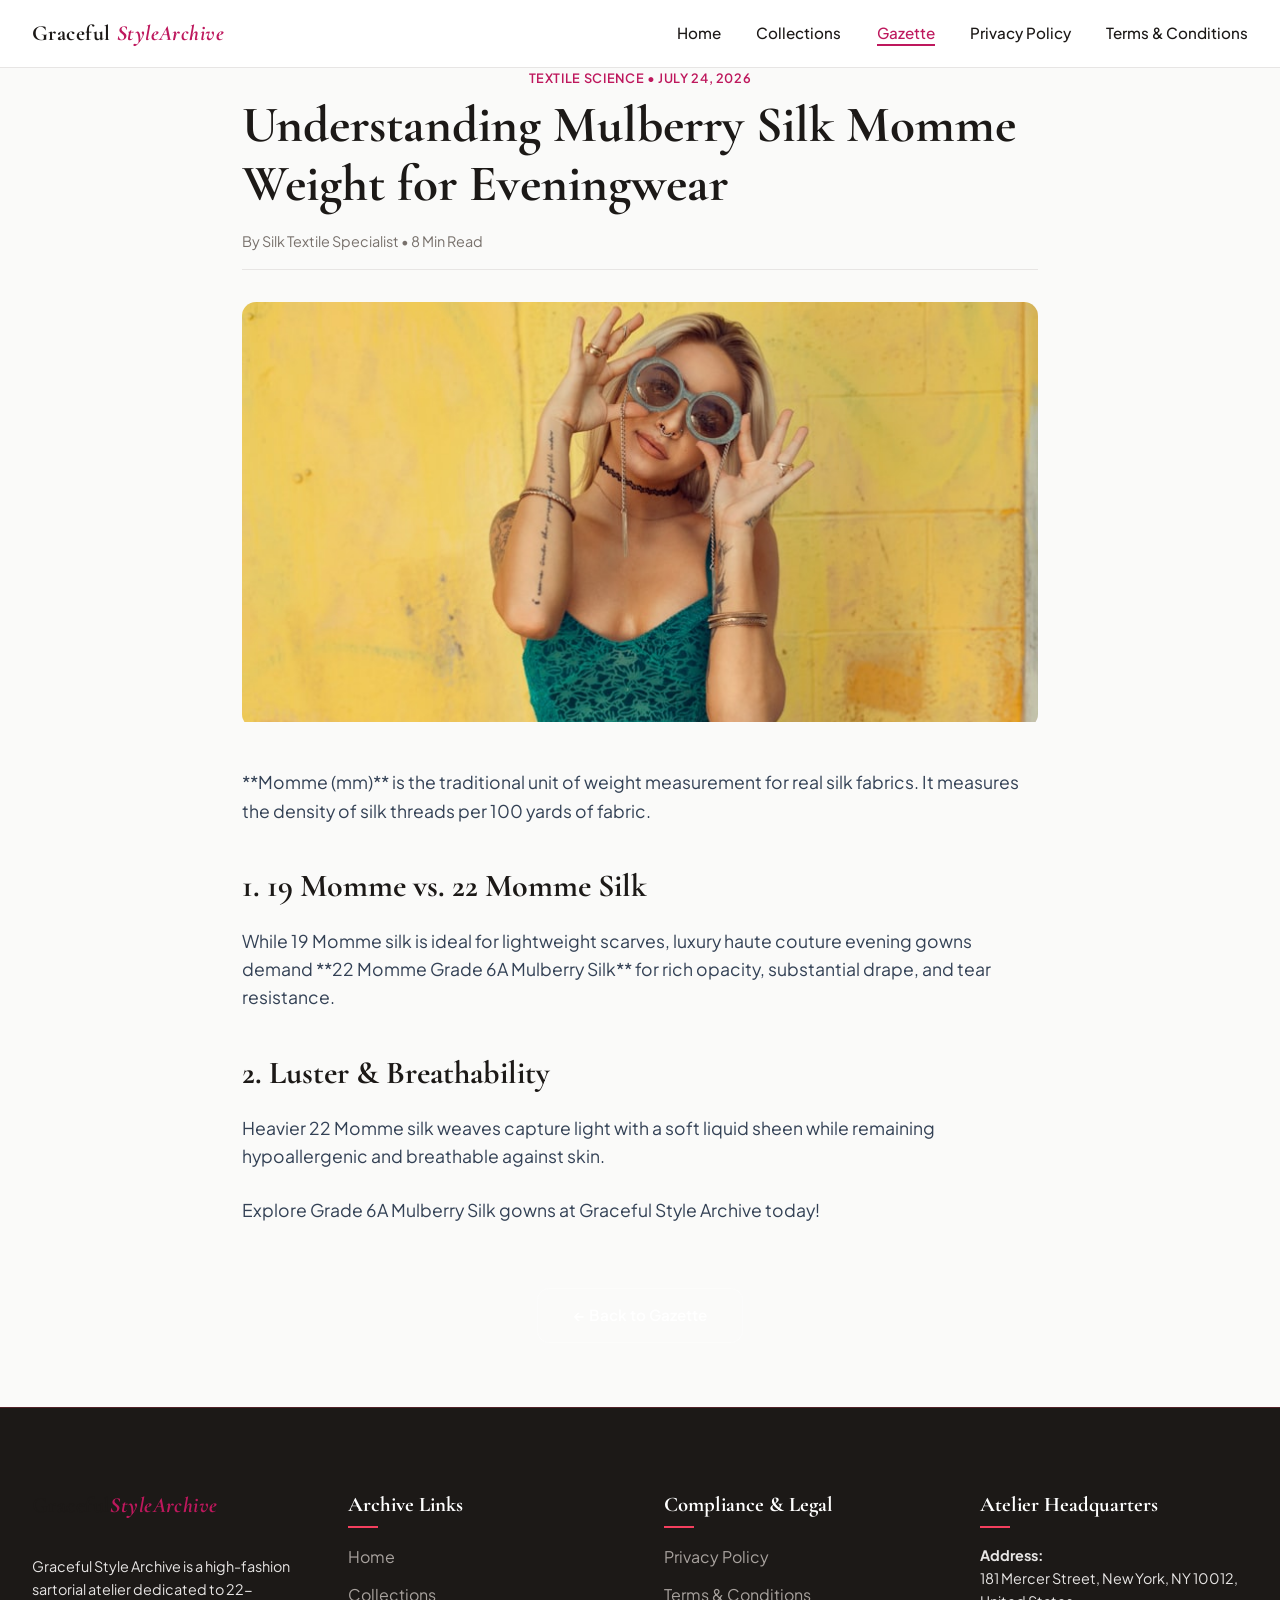
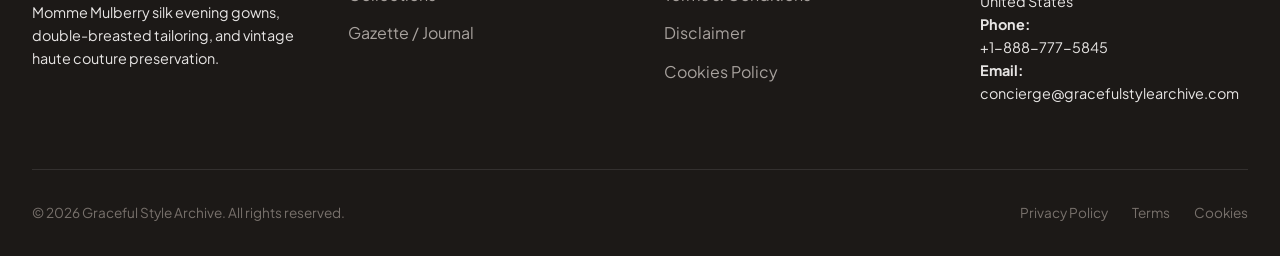
<file: blog/understanding-mulberry-silk-momme-weight-for-eveningwear.html>
<!DOCTYPE html>
<html lang="en">
<head>
    <!-- Google tag (gtag.js) -->
    <script async src="https://www.googletagmanager.com/gtag/js?id=G-0LY0HY7L01"></script>
    <script>
      window.dataLayer = window.dataLayer || [];
      function gtag(){dataLayer.push(arguments);}
      gtag('js', new Date());

      gtag('config', 'G-0LY0HY7L01');
    </script>
    <meta charset="UTF-8">
    <meta name="viewport" content="width=device-width, initial-scale=1.0">
    <meta name="description" content="Understanding Mulberry silk momme weight for eveningwear. Learn why 22 Momme silk delivers ideal drape and opacity.">
    <title>Mulberry Silk Momme Weight Guide | Graceful Style Archive</title>
    <link rel="stylesheet" href="../style.css">
</head>
<body>

    <!-- Header Navigation (Sleek Compact Logo: 1.35rem) -->
    <header>
        <nav class="navbar">
            <a href="../index.php" class="logo">Graceful<span>StyleArchive</span></a>
            <ul class="nav-links">
                <li><a href="../index.php">Home</a></li>
                <li><a href="../collections.html">Collections</a></li>
                <li><a href="index.html" class="active">Gazette</a></li>
                <li><a href="../privacy-policy.html">Privacy Policy</a></li>
                <li><a href="../terms.html">Terms & Conditions</a></li>
            </ul>
            <button class="menu-btn" aria-label="Toggle Navigation">
                <span></span>
                <span></span>
                <span></span>
            </button>
        </nav>
    </header>

    <!-- Main Content -->
    <main class="blog-page" style="margin: 0 auto;">
        <div class="blog-meta" style="text-align: center;">Textile Science &bull; July 24, 2026</div>
        <h1>Understanding Mulberry Silk Momme Weight for Eveningwear</h1>
        <div class="meta-info">By Silk Textile Specialist &bull; 8 Min Read</div>

        <div class="blog-featured-img">
            <img src="../img/journal1.jpg" alt="Mulberry silk momme weight for eveningwear" loading="lazy">
        </div>

        <div class="blog-content">
            <p>**Momme (mm)** is the traditional unit of weight measurement for real silk fabrics. It measures the density of silk threads per 100 yards of fabric.</p>

            <h2>1. 19 Momme vs. 22 Momme Silk</h2>
            <p>While 19 Momme silk is ideal for lightweight scarves, luxury haute couture evening gowns demand **22 Momme Grade 6A Mulberry Silk** for rich opacity, substantial drape, and tear resistance.</p>

            <h2>2. Luster & Breathability</h2>
            <p>Heavier 22 Momme silk weaves capture light with a soft liquid sheen while remaining hypoallergenic and breathable against skin.</p>

            <p>Explore Grade 6A Mulberry Silk gowns at Graceful Style Archive today!</p>
        </div>
        
        <div style="text-align: center; margin: 4rem 0;">
            <a href="index.html" class="btn btn-secondary">&larr; Back to Gazette</a>
        </div>
    </main>

    <!-- Footer (Sleek Compact Logo: 1.35rem) -->
    <footer>
        <div class="footer-container">
            <div class="footer-col" style="flex: 1.5;">
                <a href="../index.php" class="logo" style="margin-bottom: 2rem; display: inline-block;">Graceful<span>StyleArchive</span></a>
                <p>Graceful Style Archive is a high-fashion sartorial atelier dedicated to 22-Momme Mulberry silk evening gowns, double-breasted tailoring, and vintage haute couture preservation.</p>
            </div>
            <div class="footer-col">
                <h4>Archive Links</h4>
                <ul>
                    <li><a href="../index.php">Home</a></li>
                    <li><a href="../collections.html">Collections</a></li>
                    <li><a href="index.html">Gazette / Journal</a></li>
                </ul>
            </div>
            <div class="footer-col">
                <h4>Compliance & Legal</h4>
                <ul>
                    <li><a href="../privacy-policy.html">Privacy Policy</a></li>
                    <li><a href="../terms.html">Terms & Conditions</a></li>
                    <li><a href="../disclaimer.html">Disclaimer</a></li>
                    <li><a href="../cookies.html">Cookies Policy</a></li>
                </ul>
            </div>
            <div class="footer-col" style="flex: 1.2;">
                <h4>Atelier Headquarters</h4>
                <p><strong>Address:</strong><br>181 Mercer Street, New York, NY 10012, United States</p>
                <p><strong>Phone:</strong><br>+1-888-777-5845</p>
                <p><strong>Email:</strong><br>concierge@gracefulstylearchive.com</p>
            </div>
        </div>
        <div class="footer-bottom">
            <p>&copy; 2026 Graceful Style Archive. All rights reserved.</p>
            <div class="footer-bottom-links">
                <a href="../privacy-policy.html">Privacy Policy</a>
                <a href="../terms.html">Terms</a>
                <a href="../cookies.html">Cookies</a>
            </div>
        </div>
    </footer>

    <script src="../script.js"></script>
</body>
</html>
</file>
<file: style.css>
@import url('https://fonts.googleapis.com/css2?family=Cormorant+Garamond:ital,wght@0,500;0,600;0,700;1,400;1,600&family=Plus+Jakarta+Sans:wght@300;400;500;600;700&display=swap');

:root {
    --primary: #1C1917;
    --primary-light: #292524;
    --rose: #BE185D;
    --rose-glow: #F43F5E;
    --rose-light: #FFF1F2;
    --bg-light: #FAFAF9;
    --card-bg: #FFFFFF;
    --text-dark: #1C1917;
    --text-muted: #78716C;
    --border-color: #E7E5E4;
    --font-heading: 'Cormorant Garamond', serif;
    --font-body: 'Plus Jakarta Sans', sans-serif;
    --shadow-sm: 0 4px 6px -1px rgba(0, 0, 0, 0.04);
    --shadow-md: 0 10px 25px -5px rgba(190, 24, 93, 0.08);
    --shadow-lg: 0 20px 30px -10px rgba(28, 25, 23, 0.15);
    --radius: 12px;
    --transition: all 0.3s cubic-bezier(0.4, 0, 0.2, 1);
}

* {
    margin: 0;
    padding: 0;
    box-sizing: border-box;
}

body {
    font-family: var(--font-body);
    background-color: var(--bg-light);
    color: var(--text-dark);
    line-height: 1.6;
    overflow-x: hidden;
}

/* Announcement Bar */
.top-bar {
    background-color: var(--primary);
    color: #FFE4E6;
    text-align: center;
    padding: 0.6rem 1rem;
    font-size: 0.85rem;
    font-weight: 500;
    letter-spacing: 0.06em;
    border-bottom: 1px solid rgba(244, 63, 94, 0.25);
}

.top-bar span {
    color: var(--rose-glow);
    font-weight: 700;
}

/* Header & Navigation (Strict Logo Rule: 1.35rem) */
header {
    background: rgba(255, 255, 255, 0.95);
    backdrop-filter: blur(12px);
    position: sticky;
    top: 0;
    z-index: 1000;
    border-bottom: 1px solid var(--border-color);
}

.navbar {
    max-width: 1280px;
    margin: 0 auto;
    display: flex;
    justify-content: space-between;
    align-items: center;
    padding: 1rem 2rem;
}

.logo {
    font-family: var(--font-heading);
    font-size: 1.35rem; /* Strict compact logo rule */
    font-weight: 700;
    color: var(--primary);
    text-decoration: none;
    letter-spacing: 0.02em;
    display: flex;
    align-items: center;
    gap: 0.4rem;
}

.logo span {
    color: var(--rose);
    font-style: italic;
}

.nav-links {
    display: flex;
    list-style: none;
    gap: 2.2rem;
}

.nav-links a {
    text-decoration: none;
    color: var(--text-dark);
    font-weight: 500;
    font-size: 0.95rem;
    transition: var(--transition);
    position: relative;
    padding: 0.2rem 0;
}

.nav-links a::after {
    content: '';
    position: absolute;
    bottom: 0;
    left: 0;
    width: 0%;
    height: 2px;
    background-color: var(--rose);
    transition: var(--transition);
}

.nav-links a:hover::after,
.nav-links a.active::after {
    width: 100%;
}

.nav-links a:hover,
.nav-links a.active {
    color: var(--rose);
}

.menu-btn {
    display: none;
    background: none;
    border: none;
    cursor: pointer;
    flex-direction: column;
    gap: 5px;
}

.menu-btn span {
    width: 25px;
    height: 2px;
    background-color: var(--primary);
    transition: var(--transition);
}

/* Modave Fashion Hero Section */
.hero {
    position: relative;
    background: linear-gradient(135deg, var(--primary) 0%, var(--primary-light) 100%);
    color: #FFFFFF;
    padding: 5.5rem 2rem 6.5rem;
    overflow: hidden;
}

.hero-container {
    max-width: 1280px;
    margin: 0 auto;
    display: grid;
    grid-template-columns: 1.1fr 0.9fr;
    gap: 4rem;
    align-items: center;
}

.hero-tag {
    display: inline-block;
    background: rgba(190, 24, 93, 0.15);
    color: #FDA4AF;
    border: 1px solid rgba(244, 63, 94, 0.4);
    padding: 0.4rem 1.2rem;
    border-radius: 50px;
    font-size: 0.85rem;
    font-weight: 600;
    letter-spacing: 0.08em;
    text-transform: uppercase;
    margin-bottom: 1.5rem;
}

.hero h1 {
    font-family: var(--font-heading);
    font-size: 3.8rem;
    line-height: 1.1;
    margin-bottom: 1.5rem;
    font-weight: 700;
}

.hero h1 span {
    color: var(--rose-glow);
    font-style: italic;
}

.hero p {
    font-size: 1.15rem;
    color: #E7E5E4;
    margin-bottom: 2.2rem;
    max-width: 560px;
}

.hero-btns {
    display: flex;
    gap: 1.2rem;
}

.btn {
    display: inline-block;
    padding: 0.9rem 2.2rem;
    border-radius: var(--radius);
    font-weight: 600;
    font-size: 0.95rem;
    text-decoration: none;
    transition: var(--transition);
    cursor: pointer;
    border: none;
}

.btn-primary {
    background: linear-gradient(135deg, var(--rose) 0%, var(--rose-glow) 100%);
    color: #FFFFFF;
    box-shadow: 0 4px 15px rgba(190, 24, 93, 0.35);
}

.btn-primary:hover {
    transform: translateY(-2px);
    box-shadow: 0 8px 25px rgba(190, 24, 93, 0.5);
}

.btn-secondary {
    background: transparent;
    color: #FFFFFF;
    border: 1px solid rgba(255, 255, 255, 0.3);
}

.btn-secondary:hover {
    background: rgba(255, 255, 255, 0.1);
    border-color: #FFFFFF;
}

.hero-image-wrapper {
    position: relative;
    border-radius: 16px;
    overflow: hidden;
    box-shadow: var(--shadow-lg);
    border: 1px solid rgba(244, 63, 94, 0.3);
}

.hero-image-wrapper img {
    width: 100%;
    height: 490px;
    object-fit: cover;
    display: block;
    transition: transform 0.6s ease;
}

.hero-image-wrapper:hover img {
    transform: scale(1.03);
}

.badge-overlay {
    position: absolute;
    bottom: 1.5rem;
    left: 1.5rem;
    background: rgba(28, 25, 23, 0.88);
    backdrop-filter: blur(8px);
    border: 1px solid rgba(244, 63, 94, 0.3);
    padding: 1rem 1.5rem;
    border-radius: 12px;
    color: #FFFFFF;
}

.badge-overlay h4 {
    font-family: var(--font-heading);
    font-size: 1.2rem;
    color: var(--rose-glow);
}

.badge-overlay p {
    font-size: 0.85rem;
    color: #A8A29E;
    margin: 0;
}

/* Modave Interactive Capsule Palette & Fabric Workbench */
.style-section {
    max-width: 1280px;
    margin: -3.5rem auto 4rem;
    position: relative;
    z-index: 10;
    padding: 0 2rem;
}

.style-card {
    background: var(--card-bg);
    border-radius: 16px;
    padding: 2.5rem;
    box-shadow: var(--shadow-lg);
    border: 1px solid var(--border-color);
    display: grid;
    grid-template-columns: 1fr 1.2fr;
    gap: 3rem;
    align-items: center;
}

.style-text h2 {
    font-family: var(--font-heading);
    font-size: 2.4rem;
    color: var(--primary);
    margin-bottom: 1rem;
}

.style-text p {
    color: var(--text-muted);
    margin-bottom: 1.5rem;
}

.style-controls {
    display: flex;
    flex-direction: column;
    gap: 1.2rem;
}

.input-group label {
    font-size: 0.85rem;
    font-weight: 700;
    text-transform: uppercase;
    letter-spacing: 0.05em;
    color: var(--text-dark);
    display: block;
    margin-bottom: 0.4rem;
}

.input-group select,
.input-group input[type="range"] {
    width: 100%;
    padding: 0.8rem 1rem;
    border: 1px solid var(--border-color);
    border-radius: 8px;
    font-family: var(--font-body);
    font-size: 0.95rem;
    outline: none;
    transition: var(--transition);
}

.style-preview-box {
    background: linear-gradient(135deg, #292524 0%, #1C1917 100%);
    border-radius: 14px;
    padding: 2.8rem 2rem;
    text-align: center;
    border: 1px solid rgba(244, 63, 94, 0.35);
    box-shadow: inset 0 0 20px rgba(0,0,0,0.5);
    color: #FFFFFF;
}

.momme-gauge {
    font-family: var(--font-heading);
    font-size: 3.5rem;
    font-weight: 700;
    color: var(--rose-glow);
    text-shadow: 0 2px 12px rgba(244, 63, 94, 0.4);
    margin: 1rem 0;
}

/* Modave Grid Catalog */
.catalog {
    max-width: 1280px;
    margin: 5rem auto;
    padding: 0 2rem;
}

.section-header {
    text-align: center;
    max-width: 680px;
    margin: 0 auto 3.5rem;
}

.section-tag {
    color: var(--rose);
    font-size: 0.85rem;
    font-weight: 700;
    text-transform: uppercase;
    letter-spacing: 0.1em;
}

.section-header h2 {
    font-family: var(--font-heading);
    font-size: 2.8rem;
    color: var(--primary);
    margin: 0.5rem 0 1rem;
}

.section-header p {
    color: var(--text-muted);
}

.product-grid {
    display: grid;
    grid-template-columns: repeat(auto-fit, minmax(280px, 1fr));
    gap: 2rem;
}

.product-card {
    background: var(--card-bg);
    border-radius: 14px;
    overflow: hidden;
    border: 1px solid var(--border-color);
    box-shadow: var(--shadow-sm);
    transition: var(--transition);
    display: flex;
    flex-direction: column;
}

.product-card:hover {
    transform: translateY(-6px);
    box-shadow: var(--shadow-lg);
    border-color: rgba(190, 24, 93, 0.4);
}

.product-img {
    position: relative;
    height: 320px;
    overflow: hidden;
}

.product-img img {
    width: 100%;
    height: 100%;
    object-fit: cover;
    transition: transform 0.5s ease;
}

.product-card:hover .product-img img {
    transform: scale(1.08);
}

.product-tag {
    position: absolute;
    top: 1rem;
    right: 1rem;
    background: var(--primary);
    color: #FFE4E6;
    font-size: 0.75rem;
    font-weight: 700;
    padding: 0.3rem 0.8rem;
    border-radius: 50px;
    letter-spacing: 0.05em;
}

.product-info {
    padding: 1.5rem;
    display: flex;
    flex-direction: column;
    flex: 1;
}

.product-info h3 {
    font-family: var(--font-heading);
    font-size: 1.6rem;
    color: var(--primary);
    margin-bottom: 0.5rem;
}

.product-info p {
    color: var(--text-muted);
    font-size: 0.9rem;
    margin-bottom: 1.2rem;
    flex: 1;
}

.product-bottom {
    display: flex;
    justify-content: space-between;
    align-items: center;
    padding-top: 1rem;
    border-top: 1px solid var(--border-color);
}

.price {
    font-size: 1.25rem;
    font-weight: 700;
    color: var(--rose);
}

/* Atelier Benchmarks */
.benchmarks {
    background: var(--primary);
    color: #FFFFFF;
    padding: 5rem 2rem;
    margin: 5rem 0;
}

.benchmarks-container {
    max-width: 1280px;
    margin: 0 auto;
    display: grid;
    grid-template-columns: repeat(auto-fit, minmax(250px, 1fr));
    gap: 2.5rem;
}

.benchmark-card {
    background: rgba(255, 255, 255, 0.04);
    border: 1px solid rgba(244, 63, 94, 0.25);
    border-radius: 12px;
    padding: 2rem;
    text-align: center;
    transition: var(--transition);
}

.benchmark-card:hover {
    background: rgba(255, 255, 255, 0.08);
    border-color: var(--rose-glow);
}

.benchmark-icon {
    font-size: 2.2rem;
    color: var(--rose-glow);
    margin-bottom: 1rem;
}

.benchmark-card h4 {
    font-family: var(--font-heading);
    font-size: 1.4rem;
    margin-bottom: 0.6rem;
}

.benchmark-card p {
    color: #A8A29E;
    font-size: 0.9rem;
}

/* Blog / Gazette Section */
.blog-section {
    max-width: 1280px;
    margin: 5rem auto;
    padding: 0 2rem;
}

.blog-grid {
    display: grid;
    grid-template-columns: repeat(auto-fit, minmax(320px, 1fr));
    gap: 2rem;
}

.blog-card {
    background: var(--card-bg);
    border-radius: 14px;
    overflow: hidden;
    border: 1px solid var(--border-color);
    box-shadow: var(--shadow-sm);
    transition: var(--transition);
}

.blog-card:hover {
    transform: translateY(-5px);
    box-shadow: var(--shadow-md);
}

.blog-card img {
    width: 100%;
    height: 220px;
    object-fit: cover;
}

.blog-card-content {
    padding: 1.5rem;
}

.blog-meta {
    font-size: 0.8rem;
    color: var(--rose);
    font-weight: 600;
    text-transform: uppercase;
    letter-spacing: 0.05em;
    margin-bottom: 0.5rem;
}

.blog-card h3 {
    font-family: var(--font-heading);
    font-size: 1.4rem;
    color: var(--primary);
    margin-bottom: 0.8rem;
    line-height: 1.3;
}

.blog-card p {
    color: var(--text-muted);
    font-size: 0.9rem;
    margin-bottom: 1.2rem;
}

.read-more {
    color: var(--primary);
    font-weight: 700;
    font-size: 0.85rem;
    text-decoration: none;
    display: inline-flex;
    align-items: center;
    gap: 0.4rem;
    transition: var(--transition);
}

.read-more:hover {
    color: var(--rose);
    gap: 0.6rem;
}

/* Blog Post Detail Page Styling */
.blog-page {
    max-width: 860px;
    margin: 4rem auto;
    padding: 0 2rem;
}

.blog-page h1 {
    font-family: var(--font-heading);
    font-size: 3.2rem;
    color: var(--primary);
    margin-bottom: 1rem;
    line-height: 1.15;
}

.meta-info {
    font-size: 0.9rem;
    color: var(--text-muted);
    margin-bottom: 2rem;
    padding-bottom: 1rem;
    border-bottom: 1px solid var(--border-color);
}

.blog-featured-img {
    border-radius: 14px;
    overflow: hidden;
    margin-bottom: 2.5rem;
}

.blog-featured-img img {
    width: 100%;
    height: 420px;
    object-fit: cover;
}

.blog-content p {
    font-size: 1.1rem;
    margin-bottom: 1.6rem;
    color: #334155;
}

.blog-content h2 {
    font-family: var(--font-heading);
    font-size: 2rem;
    color: var(--primary);
    margin: 2.2rem 0 1rem;
}

/* Footer (Sleek Compact Logo: 1.35rem) */
footer {
    background: var(--primary);
    color: #E7E5E4;
    padding: 5rem 2rem 2rem;
    border-top: 1px solid rgba(244, 63, 94, 0.25);
}

.footer-container {
    max-width: 1280px;
    margin: 0 auto;
    display: grid;
    grid-template-columns: repeat(auto-fit, minmax(220px, 1fr));
    gap: 3rem;
    margin-bottom: 4rem;
}

.footer-col h4 {
    font-family: var(--font-heading);
    font-size: 1.3rem;
    color: #FFFFFF;
    margin-bottom: 1.4rem;
    position: relative;
}

.footer-col h4::after {
    content: '';
    position: absolute;
    bottom: -0.4rem;
    left: 0;
    width: 30px;
    height: 2px;
    background-color: var(--rose-glow);
}

.footer-col ul {
    list-style: none;
}

.footer-col ul li {
    margin-bottom: 0.8rem;
}

.footer-col ul li a {
    color: #A8A29E;
    text-decoration: none;
    transition: var(--transition);
}

.footer-col ul li a:hover {
    color: var(--rose-glow);
    padding-left: 4px;
}

.footer-col p {
    font-size: 0.9rem;
    line-height: 1.6;
}

.footer-bottom {
    max-width: 1280px;
    margin: 0 auto;
    padding-top: 2rem;
    border-top: 1px solid rgba(255, 255, 255, 0.1);
    display: flex;
    justify-content: space-between;
    align-items: center;
    font-size: 0.85rem;
    color: #78716C;
}

.footer-bottom-links {
    display: flex;
    gap: 1.5rem;
}

.footer-bottom-links a {
    color: #78716C;
    text-decoration: none;
}

.footer-bottom-links a:hover {
    color: var(--rose-glow);
}

/* Responsive */
@media (max-width: 992px) {
    .hero-container {
        grid-template-columns: 1fr;
        text-align: center;
    }
    .hero p {
        margin: 0 auto 2rem;
    }
    .hero-btns {
        justify-content: center;
    }
    .style-card {
        grid-template-columns: 1fr;
    }
}

@media (max-width: 768px) {
    .nav-links {
        display: none;
    }
    .menu-btn {
        display: flex;
    }
    .hero h1 {
        font-size: 2.8rem;
    }
    .footer-bottom {
        flex-direction: column;
        gap: 1rem;
        text-align: center;
    }
}
</file>
